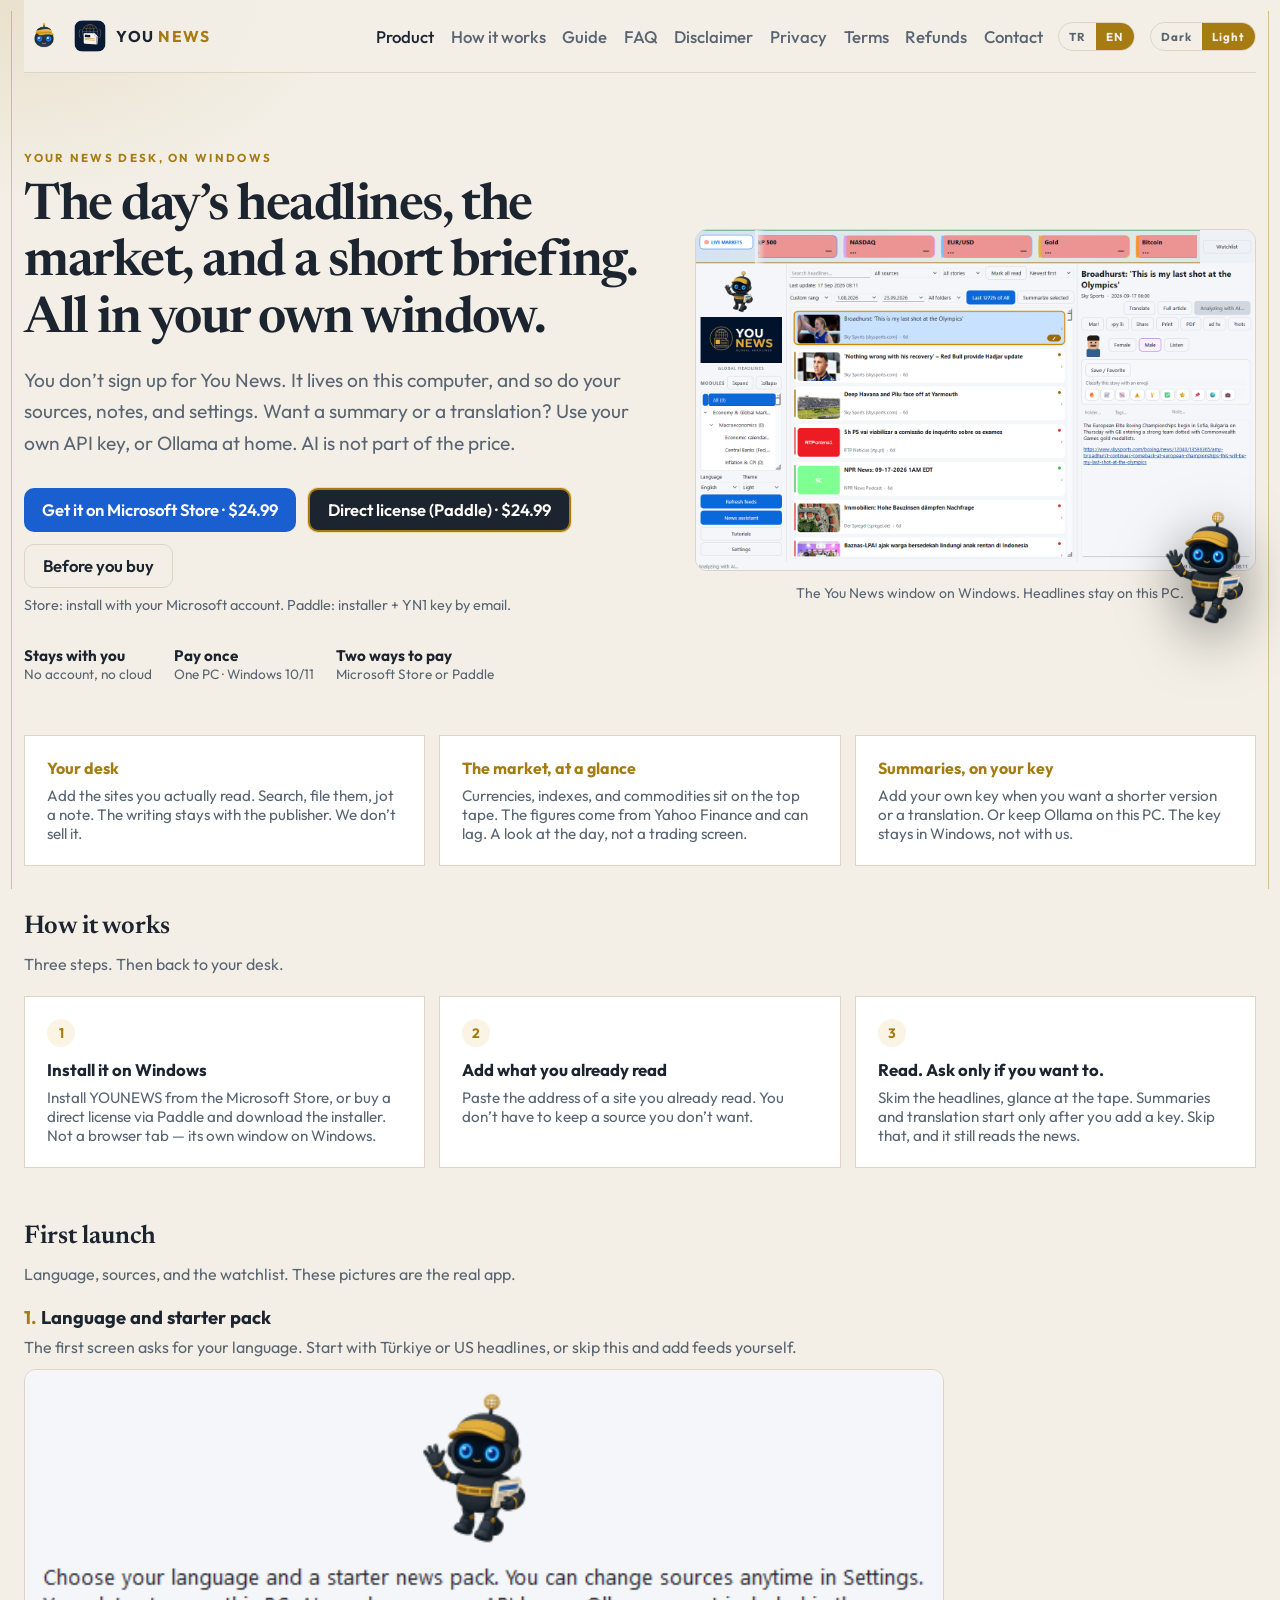
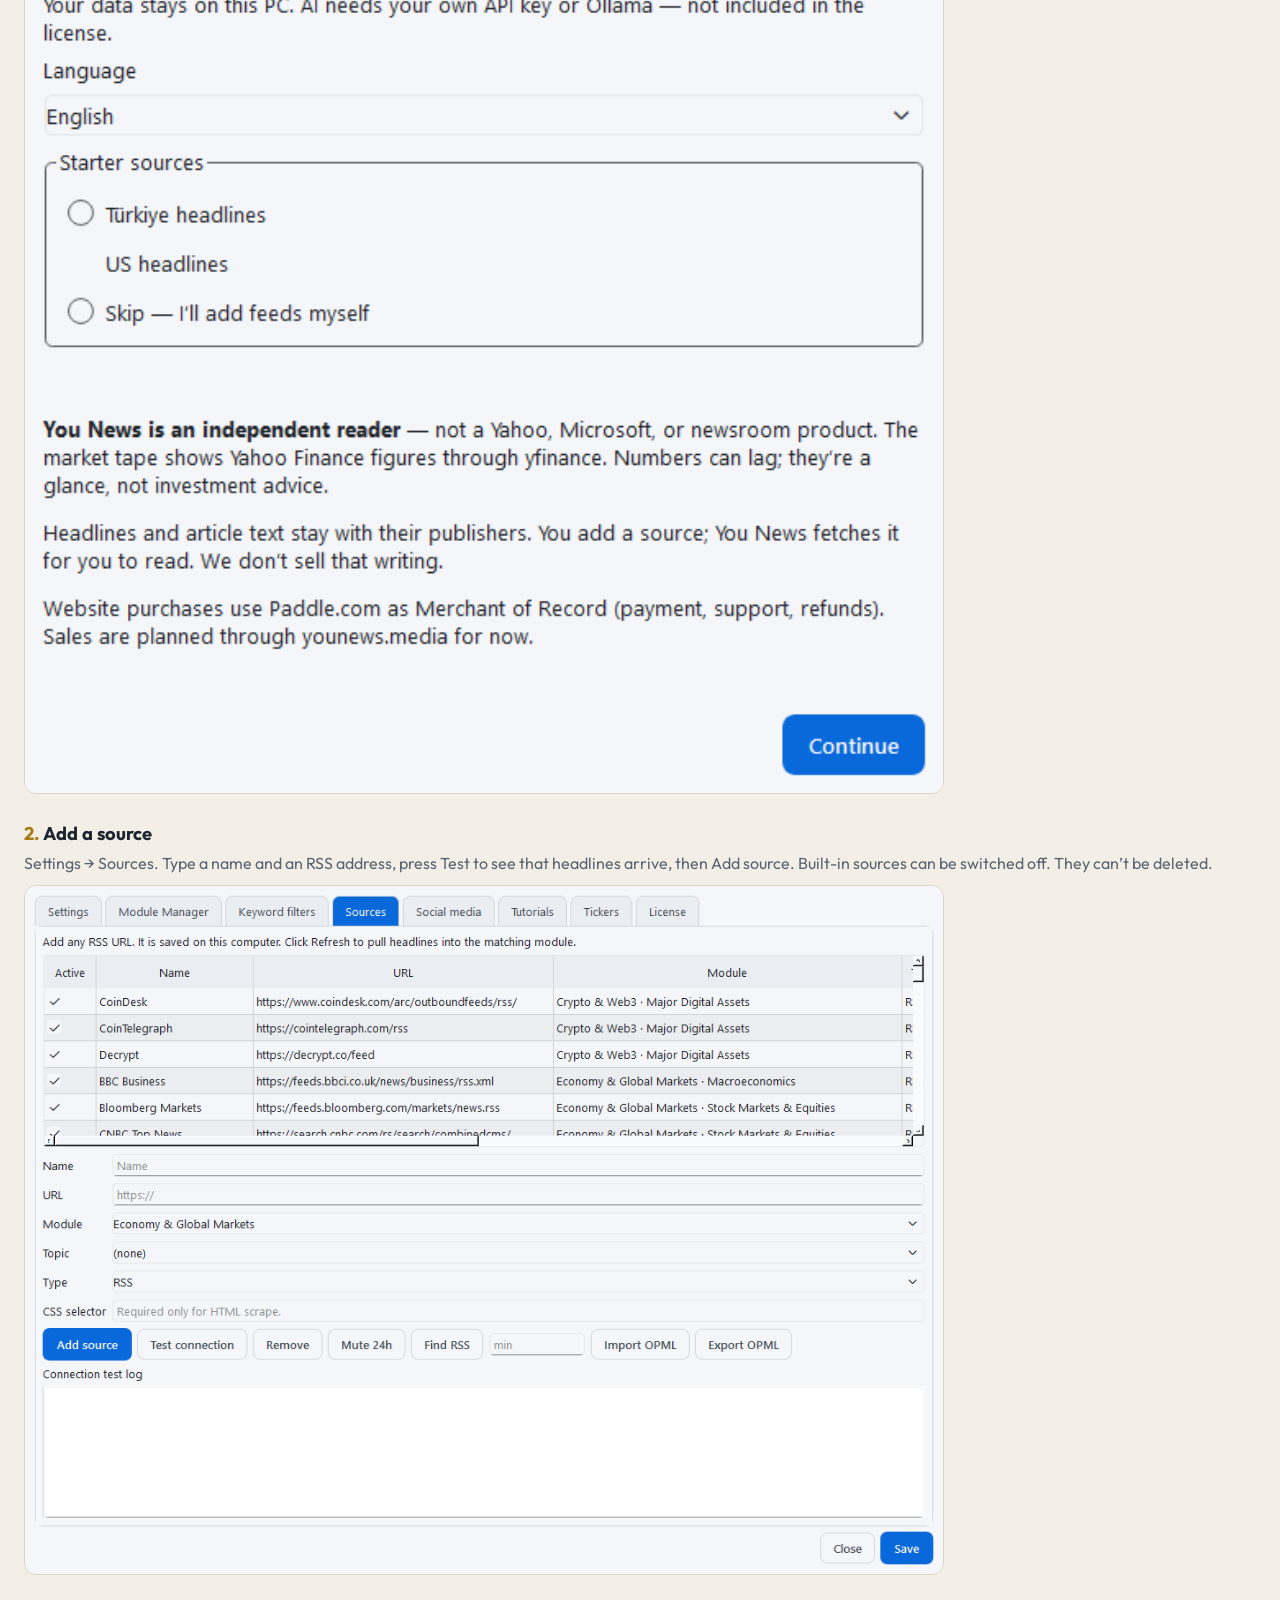
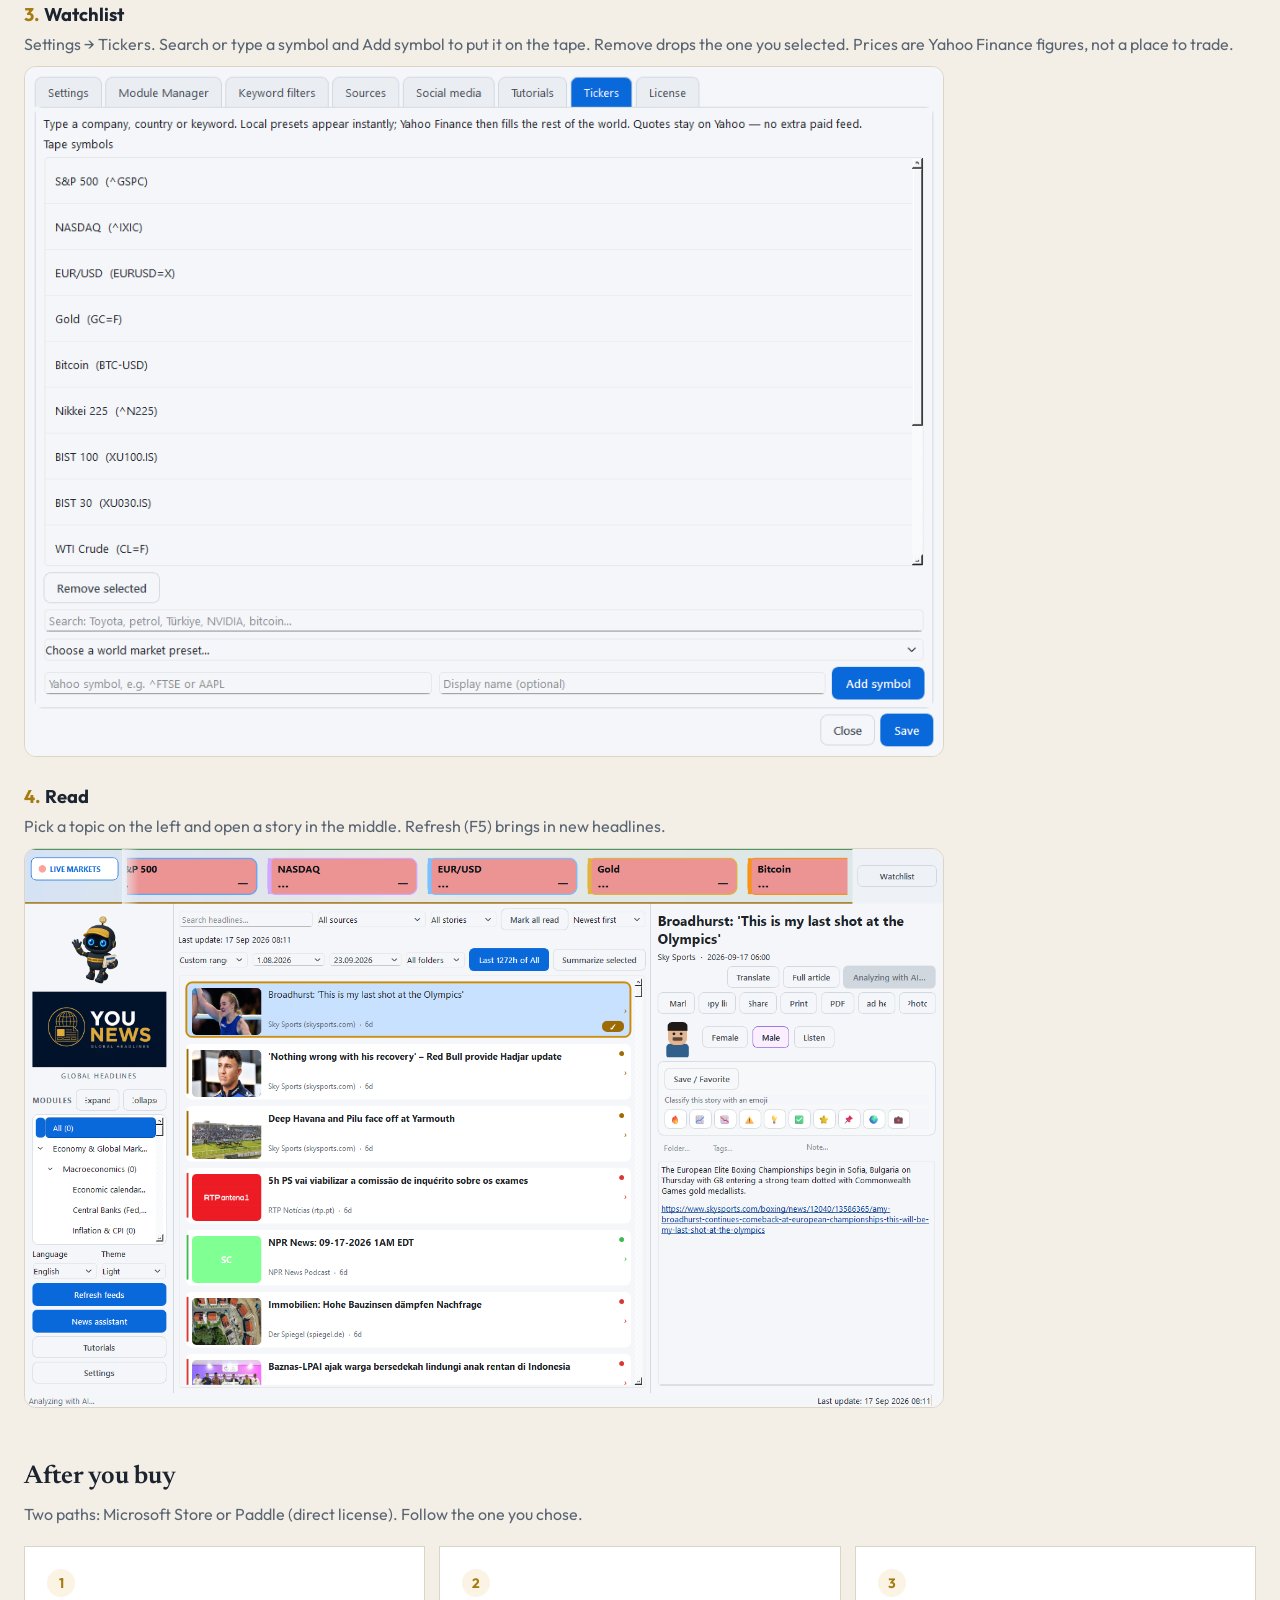
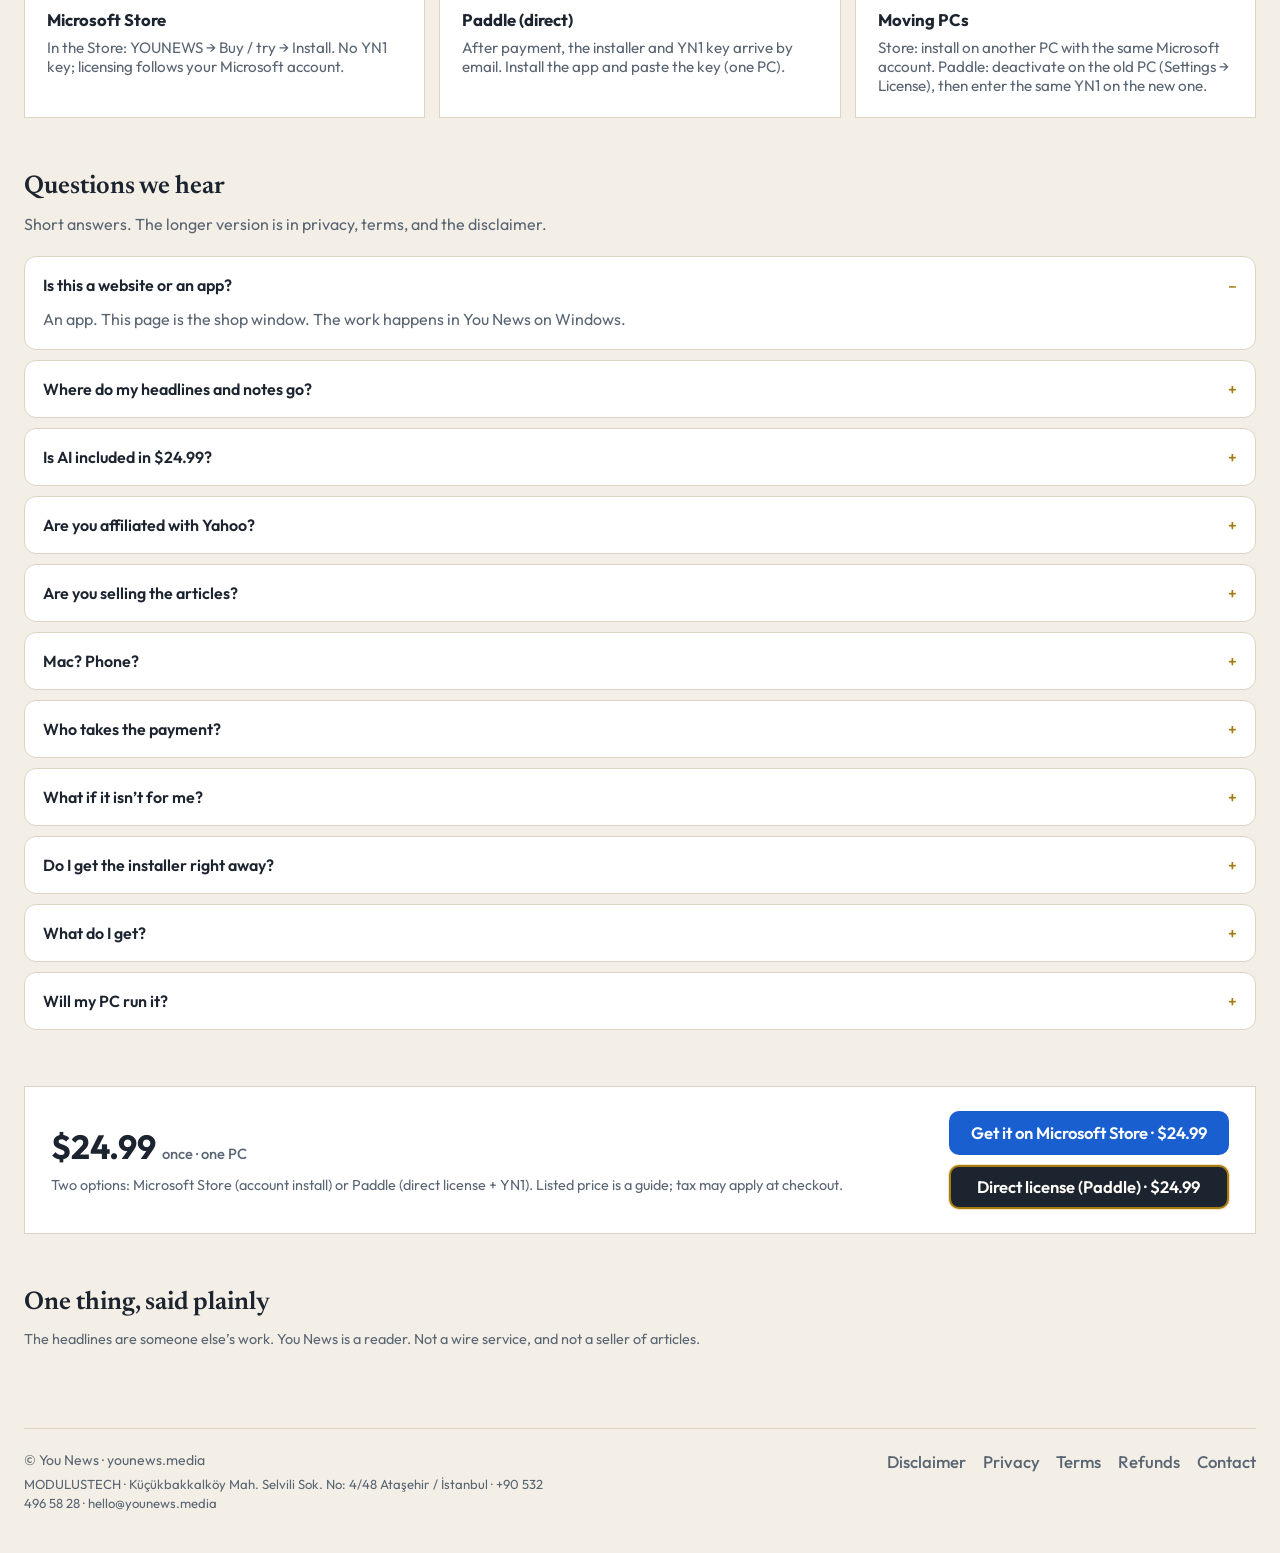
<file: index.html>
<!DOCTYPE html>
<html lang="tr">
<head>
  <meta charset="utf-8">
  <meta name="viewport" content="width=device-width, initial-scale=1">
  <script>(function(){var t="light";try{var s=localStorage.getItem("younews-theme");if(s==="light"||s==="dark")t=s;}catch(e){}document.documentElement.classList.add(t);})();</script>
  <title data-i18n="title_home">You News — Windows’ta kendi haber masanız</title>
  <meta name="description" data-i18n-attr="content:desc_home" content="You News, bu bilgisayarda duran bir haber okuyucu. Listeniz sizde kalır. Özet isterseniz kendi anahtarınızı kullanırsınız.">
  <meta property="og:type" content="website">
  <meta property="og:site_name" content="You News">
  <meta property="og:url" content="https://younews.media/">
  <meta property="og:title" data-i18n-attr="content:og_title" content="You News — Windows’ta kendi haber masanız">
  <meta property="og:description" data-i18n-attr="content:og_desc" content="Windows’ta kendi haber masanız. Listeniz sizde kalır. $24.99 bir kez · tek PC · yapay zekâ ayrı.">
  <meta property="og:image" content="https://younews.media/assets/you_news_lockup.png">
  <meta name="twitter:card" content="summary_large_image">
  <meta name="twitter:title" data-i18n-attr="content:og_title" content="You News — Windows’ta kendi haber masanız">
  <meta name="twitter:description" data-i18n-attr="content:og_desc" content="Windows’ta kendi haber masanız. Listeniz sizde kalır. $24.99 bir kez · tek PC · yapay zekâ ayrı.">
  <meta name="twitter:image" content="https://younews.media/assets/you_news_lockup.png">
  <link rel="icon" href="assets/you_news_mark.png" type="image/png" sizes="32x32">
  <link rel="apple-touch-icon" href="assets/you_news_mark.png">
  <link rel="stylesheet" href="styles.css?v=28">
  <script src="paddle-config.js?v=2"></script>
  <script src="i18n.js?v=23" defer></script>
  <script src="store.js?v=2" defer></script>
  <script src="paddle-buy.js?v=2" defer></script>
</head>
<body>
  <header>
    <div class="wrap header-inner">
      <a class="brand" href="index.html">
        <img class="mascot" src="assets/you_news_mascot_mark.png" alt="" width="40" height="40">
        <img src="assets/you_news_mark.png" alt="" width="32" height="32">
        <span>YOU <em>NEWS</em></span>
      </a>
      <div class="header-tools">
      <nav>
        <a class="active" href="index.html" data-i18n="nav_home">Ürün</a>
        <a href="#how" data-i18n="nav_how">Nasıl çalışır</a>
        <a href="#guide" data-i18n="nav_guide">Rehber</a>
        <a href="#faq" data-i18n="nav_faq">SSS</a>
        <a href="disclaimer.html" data-i18n="nav_disclaimer">Uyarılar</a>
        <a href="privacy.html" data-i18n="nav_privacy">Gizlilik</a>
        <a href="terms.html" data-i18n="nav_terms">Şartlar</a>
        <a href="refund.html" data-i18n="nav_refund">İade</a>
        <a href="contact.html" data-i18n="nav_contact">İletişim</a>
      </nav>
      <div class="lang" role="group" aria-label="Language">
        <button type="button" data-lang="tr">TR</button>
        <button type="button" data-lang="en">EN</button>
      </div>
      <div class="theme" role="group" aria-label="Tema" data-i18n-attr="aria-label:theme_group">
        <button type="button" data-theme="dark" data-i18n="theme_dark">Koyu</button>
        <button type="button" data-theme="light" data-i18n="theme_light">Açık</button>
      </div>
      <input id="nav-toggle" class="nav-toggle" type="checkbox">
      <label class="nav-btn" for="nav-toggle" aria-label="Menü" data-i18n-attr="aria-label:nav_menu"><span></span><span></span><span></span></label>
      </div>
    </div>
  </header>
  <main class="wrap">
    <section class="hero">
      <div>
        <p class="kicker" data-i18n="kicker">Windows için, sizin masanız</p>
        <h1 data-i18n="hero">Günün haberleri, piyasa ve kısa bir brifing. Hepsi sizin pencerenizde.</h1>
        <p class="lead" data-i18n="lead">You News’e üye olmazsınız. Program bu bilgisayarda durur; okuduğunuz siteler, notlarınız ve ayarlarınız sizde kalır. Bir haberi özetletmek veya çevirmek isterseniz kendi API anahtarınızı ya da evdeki Ollama’yı bağlarsınız. Yapay zekâ ücretin içinde değil.</p>
        <div class="actions buy-actions">
          <a class="btn" id="buy" data-store-buy href="https://apps.microsoft.com/detail/9P07VBL4760N" data-i18n="buy_store">Microsoft Store’dan al · $24.99</a>
          <a class="btn btn-paddle" id="buy-paddle" data-paddle-buy href="#buy-paddle" data-i18n="buy_paddle">Doğrudan lisans (Paddle) · $24.99</a>
          <a class="btn-ghost" href="disclaimer.html" data-i18n="learn">Satın almadan önce</a>
        </div>
        <p class="buy-hint note" data-i18n="buy_hint">Store: Microsoft hesabı ile kurulum. Paddle: kurulum dosyası + YN1 anahtarı e-posta ile.</p>
        <div class="stats">
          <div><b data-i18n="stat1_k">Sizde kalır</b><span data-i18n="stat1">Hesap yok, bulut yok</span></div>
          <div><b data-i18n="stat2_k">Bir kez ödeyin</b><span data-i18n="stat2">Tek bilgisayar · Windows 10/11</span></div>
          <div><b data-i18n="stat3_k">İki ödeme yolu</b><span data-i18n="stat3">Microsoft Store veya Paddle</span></div>
        </div>
      </div>
      <div class="hero-visual">
        <img id="app-shot" class="app-shot" width="1480" height="900" alt="You News on Windows" data-i18n-attr="alt:proto_cap">
        <script>
          (function () {
            var lang = "en";
            try {
              var q = new URLSearchParams(location.search).get("lang");
              var saved = localStorage.getItem("younews-lang");
              if (q === "tr" || q === "en") lang = q;
              else if (saved === "tr" || saved === "en") lang = saved;
              else if ((navigator.language || "").toLowerCase().indexOf("tr") === 0) lang = "tr";
            } catch (e) {}
            document.getElementById("app-shot").src = "assets/app_window_" + lang + ".png";
          })();
        </script>
        <img class="hero-mascot" src="assets/you_news_mascot.png" alt="" width="180" height="180">
        <p class="desk-caption" data-i18n="proto_cap">You News’in Windows penceresi. Manşetler bu bilgisayarda kalır.</p>
      </div>
    </section>
    <div class="grid">
      <article>
        <h3 data-i18n="feat1_t">Kendi masanız</h3>
        <p data-i18n="feat1">Gerçekten okuduğunuz siteleri ekleyin. Arayın, klasörleyin, kenara bir not düşün. Yazı yayıncının; biz onu satmıyoruz.</p>
      </article>
      <article>
        <h3 data-i18n="feat2_t">Piyasa, bir bakışta</h3>
        <p data-i18n="feat2">Döviz, endeks ve emtia üst şeritte durur. Rakamlar Yahoo Finance’ten gelir ve gecikebilir. Alım satım ekranı değil; güne bakmak için.</p>
      </article>
      <article>
        <h3 data-i18n="feat3_t">Özet, sizin anahtarınızla</h3>
        <p data-i18n="feat3">Kısaltmak veya çevirmek isterseniz kendi anahtarınızı yazın. İstemezseniz Ollama bu bilgisayarda kalır. Anahtar Windows’ta durur, bizde değil.</p>
      </article>
    </div>
    <section class="section" id="how">
      <div class="section-head">
        <h2 data-i18n="how_t">Nasıl çalışır</h2>
        <p data-i18n="how_lead">Üç adım. Sonra masanıza dönersiniz.</p>
      </div>
      <div class="steps">
        <article>
          <h3 data-i18n="how1_t">Windows’a kurun</h3>
          <p data-i18n="how1">Microsoft Store’dan YOUNEWS’i kurun, ya da Paddle ile doğrudan lisans alıp kurulum dosyasını indirin. Tarayıcı sekmesi değil; Windows’ta kendi penceresi.</p>
        </article>
        <article>
          <h3 data-i18n="how2_t">Okuduğunuz yerleri ekleyin</h3>
          <p data-i18n="how2">Okuduğunuz sitenin adresini yapıştırın. Beğenmediğiniz kaynağı listede tutmak zorunda değilsiniz.</p>
        </article>
        <article>
          <h3 data-i18n="how3_t">Okuyun. Sormak size kalmış.</h3>
          <p data-i18n="how3">Manşetlere bakın, şeride göz atın. Özet ve çeviri ancak siz anahtar ekleyince açılır. Eklemezseniz de haber okursunuz.</p>
        </article>
      </div>
    </section>
    <section class="section" id="guide">
      <div class="section-head">
        <h2 data-i18n="guide_t">İlk kurulum</h2>
        <p data-i18n="guide_lead">Dil, kaynak ve takip listesi. Görseller uygulamanın kendi ekranından.</p>
      </div>
      <div class="guide">
        <article>
          <div>
            <h3 data-i18n="guide1_t">Dil ve başlangıç paketi</h3>
            <p data-i18n="guide1">İlk açılışta dilinizi seçin. Türkiye veya ABD manşetleriyle başlayın. Kaynakları kendiniz ekleyecekseniz bu adımı atlayın.</p>
          </div>
          <img class="guide-shot" data-shot="wizard" width="720" height="640" alt="Dil ve başlangıç paketi" data-i18n-attr="alt:guide1_t">
        </article>
        <article>
          <div>
            <h3 data-i18n="guide2_t">Kaynak ekleyin</h3>
            <p data-i18n="guide2">Ayarlar → Kaynaklar. Bir ad ve RSS adresi yazın, Bağlantıyı dene ile manşet geldiğini görün, sonra Kaynak ekle. Hazır kaynakları kapatabilirsiniz; silinmezler.</p>
          </div>
          <img class="guide-shot" data-shot="sources" width="720" height="640" alt="Kaynak ekleyin" data-i18n-attr="alt:guide2_t">
        </article>
        <article>
          <div>
            <h3 data-i18n="guide3_t">Takip listesi</h3>
            <p data-i18n="guide3">Ayarlar → Ticker’lar. Bir sembol arayın veya yazın, Sembol ekle ile şeride alın. Seçileni sil ile çıkarın. Fiyatlar Yahoo Finance verisidir; alım satım ekranı değildir.</p>
          </div>
          <img class="guide-shot" data-shot="tickers" width="720" height="640" alt="Takip listesi" data-i18n-attr="alt:guide3_t">
        </article>
        <article>
          <div>
            <h3 data-i18n="guide4_t">Okuyun</h3>
            <p data-i18n="guide4">Soldan bir konu seçin, ortadaki listeden haberi açın. Yenile (F5) yeni manşetleri getirir.</p>
          </div>
          <img class="guide-shot" data-shot="window" width="1480" height="900" alt="Okuyun" data-i18n-attr="alt:guide4_t">
        </article>
      </div>
      <script>
        (function () {
          var lang = "en";
          try {
            var q = new URLSearchParams(location.search).get("lang");
            var saved = localStorage.getItem("younews-lang");
            if (q === "tr" || q === "en") lang = q;
            else if (saved === "tr" || saved === "en") lang = saved;
            else if ((navigator.language || "").toLowerCase().indexOf("tr") === 0) lang = "tr";
          } catch (e) {}
          var code = lang === "tr" ? "tr" : "en";
          document.querySelectorAll("img.guide-shot").forEach(function (img) {
            var name = img.getAttribute("data-shot");
            if (!name) return;
            img.src = name === "window"
              ? "assets/app_window_" + code + ".png"
              : "assets/guide_" + name + "_" + code + ".png";
          });
        })();
      </script>
    </section>
    <section class="section" id="after">
      <div class="section-head">
        <h2 data-i18n="after_t">Satın alınca</h2>
        <p data-i18n="after_lead">İki yol: Microsoft Store veya Paddle (doğrudan lisans). Hangisini seçtiyseniz onu izleyin.</p>
      </div>
      <div class="steps">
        <article>
          <h3 data-i18n="after1_t">Microsoft Store</h3>
          <p data-i18n="after1">Store’da YOUNEWS → Satın al / Dene → Yükle. YN1 anahtarı yok; lisans Microsoft hesabınıza bağlıdır.</p>
        </article>
        <article>
          <h3 data-i18n="after2_t">Paddle (doğrudan)</h3>
          <p data-i18n="after2">Ödeme sonrası e-postada kurulum dosyası ve YN1 anahtarı gelir. Uygulamayı kurun, anahtarı yapıştırın (tek PC).</p>
        </article>
        <article>
          <h3 data-i18n="after3_t">PC değiştirmek</h3>
          <p data-i18n="after3">Store: aynı Microsoft hesabıyla başka PC’ye kurun. Paddle: önce eski PC’de Ayarlar → Lisans → Bu PC’de kapat, sonra yeni PC’de aynı YN1’i girin.</p>
        </article>
      </div>
    </section>
    <section class="section" id="faq">
      <div class="section-head">
        <h2 data-i18n="faq_t">Merak edilenler</h2>
        <p data-i18n="faq_lead">Kısa cevaplar. Uzun hali gizlilik, şartlar ve uyarılarda.</p>
      </div>
      <div class="faq">
        <details open>
          <summary data-i18n="faq1_q">Bu bir site mi, program mı?</summary>
          <p data-i18n="faq1_a">Program. Bu sayfa vitrin. Asıl iş Windows’taki You News’te.</p>
        </details>
        <details>
          <summary data-i18n="faq2_q">Haberlerim ve notlarım nereye gidiyor?</summary>
          <p data-i18n="faq2_a">Sizin diskinize. Bir You News hesabı açıp buluta yüklemiyoruz. Kaynak ekleyince istek o yayıncının sitesine gider; haber böyle gelir.</p>
        </details>
        <details>
          <summary data-i18n="faq3_q">Yapay zekâ ücretin içinde mi?</summary>
          <p data-i18n="faq3_a">Hayır. $24.99 programın kendisi. OpenAI, Anthropic, Gemini veya Groq kullanırsanız faturayı onlar keser. İsterseniz Ollama’yı bu bilgisayarda, ücretsiz çalıştırırsınız.</p>
        </details>
        <details>
          <summary data-i18n="faq4_q">Yahoo ile resmi bir bağınız var mı?</summary>
          <p data-i18n="faq4_a">Hayır. Şerit Yahoo Finance rakamlarını gösterir. Göz atmak içindir, aracı kurum ekranı değildir. Ara sıra yavaşlayabilir.</p>
        </details>
        <details>
          <summary data-i18n="faq5_q">Haber metinlerini siz mi satıyorsunuz?</summary>
          <p data-i18n="faq5_a">Hayır. Yazı yayıncıya aittir. Siz kaynağı eklersiniz, You News okumanız için getirir. Sattığımız şey programın lisansı; haberin kendisi değil.</p>
        </details>
        <details>
          <summary data-i18n="faq6_q">Mac veya telefon var mı?</summary>
          <p data-i18n="faq6_a">Şimdilik yalnız Windows. Telefonda açılan bir You News yok.</p>
        </details>
        <details>
          <summary data-i18n="faq7_q">Ödemeyi kim alıyor?</summary>
          <p data-i18n="faq7_a">İki yol var. Microsoft Store: ödemeyi Microsoft alır. Paddle: ödemeyi Paddle.com alır (Merchant of Record). Kart numaranız bize ulaşmaz. Vergi ödeme anında eklenebilir.</p>
        </details>
        <details>
          <summary data-i18n="faq8_q">Beğenmezsem?</summary>
          <p data-i18n="faq8_a">Store aldıysanız iade Microsoft politikalarına göredir. Paddle aldıysanız 14 gün içinde hello@younews.media yazın; iadeyi Paddle yürütür. Uygulama sorunu için her iki kanalda da bize yazabilirsiniz.</p>
        </details>
        <details>
          <summary data-i18n="faq9_q">Dosya hemen iner mi?</summary>
          <p data-i18n="faq9_a">Store: Yükle deyince iner. Paddle: kurulum ve YN1 anahtarı ödeme e-postasına gelir. Takılırsanız hello@younews.media yazın.</p>
        </details>
        <details>
          <summary data-i18n="faq10_q">Ne alıyorum?</summary>
          <p data-i18n="faq10_a">Windows 10/11 için You News lisansı ve güncellemeler. Store kopyası Microsoft hesabıyla; Paddle kopyası YN1 + kurulum dosyası. Yapay zekâ dahil değil. Mac/telefon yok.</p>
        </details>
        <details>
          <summary data-i18n="faq11_q">Bilgisayarım yeter mi?</summary>
          <p data-i18n="faq11_a">Windows 10 veya 11, 64 bit. En az 4 GB RAM (8 GB önerilir), internet bağlantısı ve yaklaşık 200 MB boş disk. Yapay zekâ fiyata dahil değil — kendi API anahtarınız veya Ollama gerekir.</p>
        </details>
      </div>
    </section>
    <div class="price-card" id="price">
      <div>
        <p class="price">$24.99 <span data-i18n="price_note">bir kez · tek PC</span></p>
        <p class="note" data-i18n="checkout">İki seçenek: Microsoft Store (hesapla kurulum) veya Paddle (doğrudan lisans + YN1). Fiyat bilgilendirme; vergi ödeme anında eklenebilir.</p>
      </div>
      <div class="price-actions">
        <a class="btn" data-store-buy href="https://apps.microsoft.com/detail/9P07VBL4760N" data-i18n="buy_store">Microsoft Store’dan al · $24.99</a>
        <a class="btn btn-paddle" data-paddle-buy href="#buy-paddle" data-i18n="buy_paddle">Doğrudan lisans (Paddle) · $24.99</a>
      </div>
    </div>
    <h2 data-i18n="important_t">Bir şeyi net söyleyelim</h2>
    <p class="note" data-i18n="important">Manşetler başkalarının emeği. You News bir okuyucu: ajans değil, haber satıcısı değil.</p>
  </main>
  <footer>
    <div class="wrap footer-inner">
      <div class="footer-meta">
        <span data-i18n="copyright">© You News · younews.media</span>
        <p class="footer-seller" data-i18n="footer_seller">MODULUSTECH · Küçükbakkalköy Mah. Selvili Sok. No: 4/48 Ataşehir / İstanbul · +90 532 496 58 28 · hello@younews.media</p>
      </div>
      <nav>
        <a href="disclaimer.html" data-i18n="nav_disclaimer">Uyarılar</a>
        <a href="privacy.html" data-i18n="nav_privacy">Gizlilik</a>
        <a href="terms.html" data-i18n="nav_terms">Şartlar</a>
        <a href="refund.html" data-i18n="nav_refund">İade</a>
        <a href="contact.html" data-i18n="nav_contact">İletişim</a>
      </nav>
    </div>
  </footer>
</body>
</html>
</file>
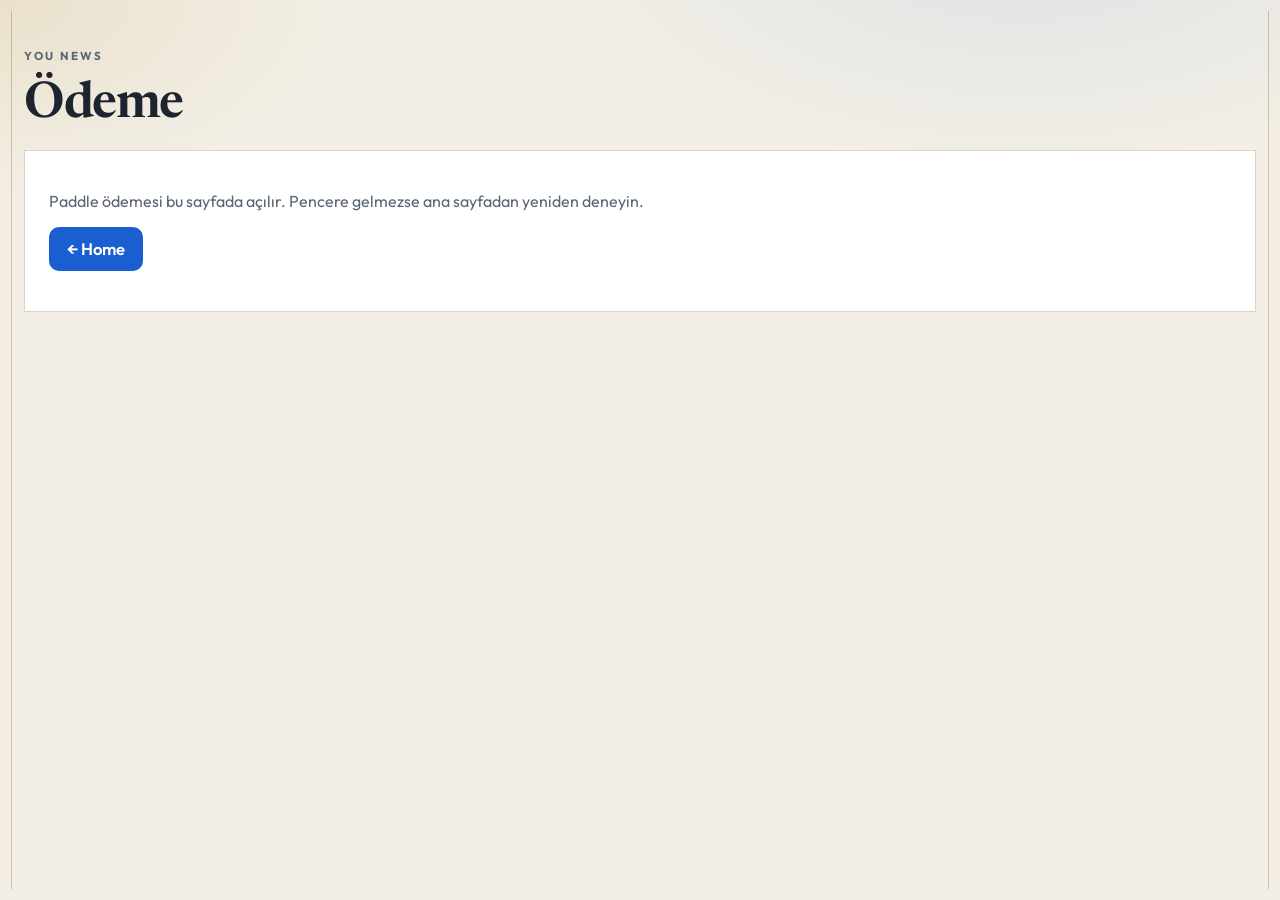
<file: checkout.html>
<!DOCTYPE html>
<html lang="en">
<head>
  <meta charset="utf-8">
  <meta name="viewport" content="width=device-width, initial-scale=1">
  <script>(function(){var t="light";try{var s=localStorage.getItem("younews-theme");if(s==="light"||s==="dark")t=s;}catch(e){}document.documentElement.classList.add(t);})();</script>
  <title>Checkout — You News</title>
  <meta name="robots" content="noindex">
  <meta name="description" content="You News Paddle checkout">
  <link rel="icon" href="assets/you_news_mark.png" type="image/png">
  <link rel="stylesheet" href="styles.css?v=27">
  <script src="paddle-config.js?v=2"></script>
  <script src="https://cdn.paddle.com/paddle/v2/paddle.js"></script>
  <script>
    (function () {
      var c = window.YOUNEWS_PADDLE || {};
      if (!c.clientToken || !window.Paddle) return;
      try {
        if (c.sandbox) Paddle.Environment.set("sandbox");
        Paddle.Initialize({
          token: c.clientToken,
          checkout: {
            settings: {
              displayMode: "overlay",
              theme: document.documentElement.classList.contains("light") ? "light" : "dark"
            }
          }
        });
      } catch (e) {
        console.error(e);
      }
    })();
  </script>
  <script src="i18n.js?v=23" defer></script>
</head>
<body>
  <main class="wrap legal">
    <p class="kicker">You News</p>
    <h1 data-i18n="checkout_page_h">Ödeme</h1>
    <div class="card">
      <p data-i18n="checkout_page_lead">Paddle ödemesi bu sayfada açılır. Pencere gelmezse ana sayfadan yeniden deneyin.</p>
      <p><a class="btn" href="index.html#price" data-i18n="back">← Ana sayfa</a></p>
    </div>
  </main>
</body>
</html>
</file>
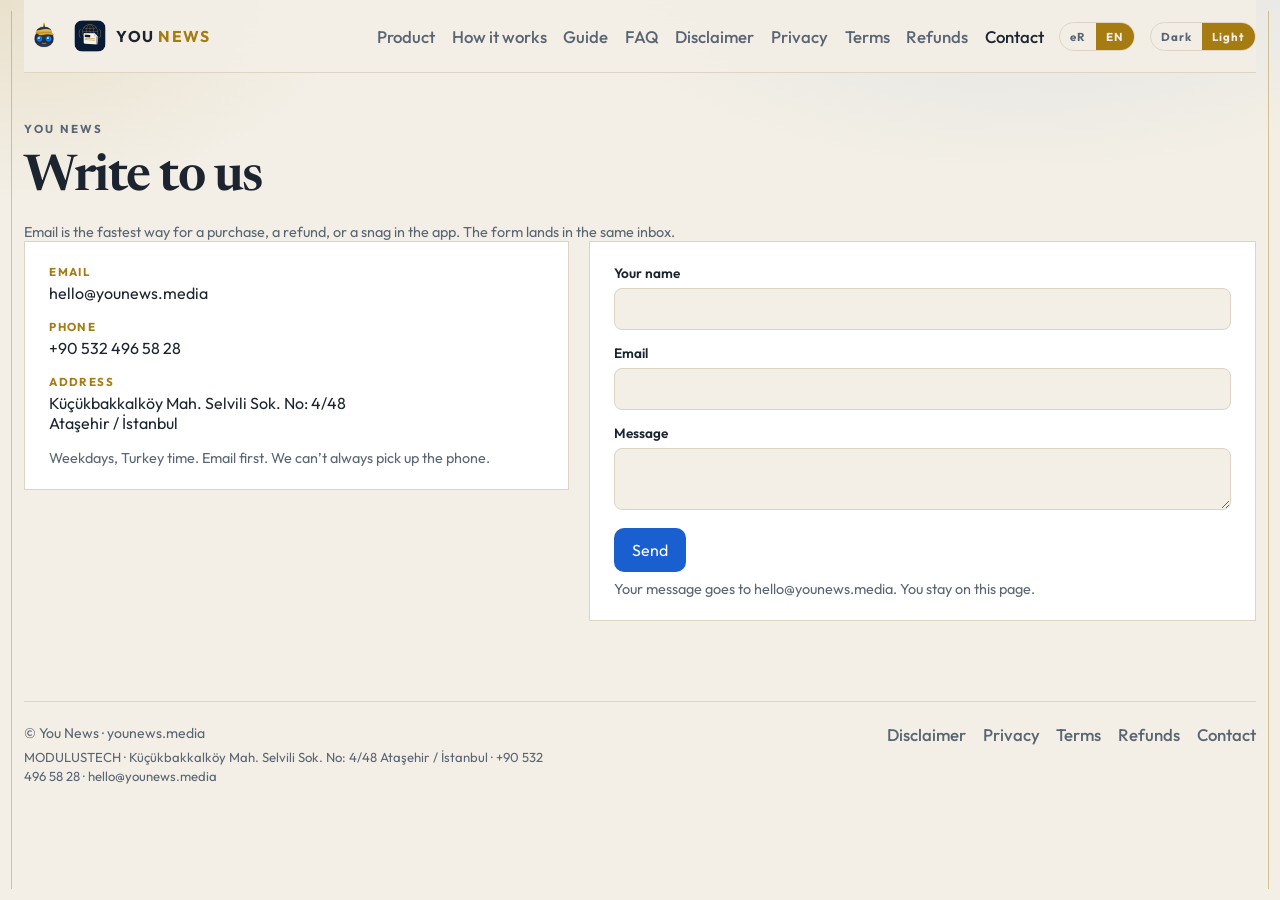
<file: contact.html>
<!DOCTYPE html>
<html lang="tr">
<head>
  <meta charset="utf-8">
  <meta name="viewport" content="width=device-width, initial-scale=1">
  <script>(function(){var t="light";try{var s=localStorage.getItem("younews-theme");if(s==="light"||s==="dark")t=s;}catch(e){}document.documentElement.classList.add(t);})();</script>
  <title data-i18n="title_contact">İletişim — You News</title>
  <meta name="description" content="You News iletişim — hello@younews.media">
  <meta property="og:type" content="website">
  <meta property="og:url" content="https://younews.media/contact.html">
  <meta property="og:title" content="Contact — You News">
  <meta property="og:description" content="Sales, refunds, and support for You News.">
  <meta property="og:image" content="https://younews.media/assets/you_news_lockup.png">
  <meta name="twitter:card" content="summary_large_image">
  <link rel="icon" href="assets/you_news_mark.png" type="image/png">
  <link rel="stylesheet" href="styles.css?v=27">
  <script src="i18n.js?v=23" defer></script>
  <script src="contact.js?v=11" defer></script>
</head>
<body>
  <header>
    <div class="wrap header-inner">
      <a class="brand" href="index.html">
        <img class="mascot" src="assets/you_news_mascot_mark.png" alt="" width="40" height="40">
        <img src="assets/you_news_mark.png" alt="" width="32" height="32">
        <span>YOU <em>NEWS</em></span>
      </a>
      <div class="header-tools">
      <nav>
        <a href="index.html" data-i18n="nav_home">Ürün</a>
        <a href="index.html#how" data-i18n="nav_how">Nasıl çalışır</a>
        <a href="index.html#guide" data-i18n="nav_guide">Rehber</a>
        <a href="index.html#faq" data-i18n="nav_faq">SSS</a>
        <a href="disclaimer.html" data-i18n="nav_disclaimer">Uyarılar</a>
        <a href="privacy.html" data-i18n="nav_privacy">Gizlilik</a>
        <a href="terms.html" data-i18n="nav_terms">Şartlar</a>
        <a href="refund.html" data-i18n="nav_refund">İade</a>
        <a class="active" href="contact.html" data-i18n="nav_contact">İletişim</a>
      </nav>
      <div class="lang" role="group" aria-label="Language">
        <button type="button" data-lang="tr">eR</button>
        <button type="button" data-lang="en">EN</button>
      </div>
      <div class="theme" role="group" aria-label="eema" data-i18n-attr="aria-label:theme_group">
        <button type="button" data-theme="dark" data-i18n="theme_dark">Koyu</button>
        <button type="button" data-theme="light" data-i18n="theme_light">Açık</button>
      </div>
      <input id="nav-toggle" class="nav-toggle" type="checkbox">
      <label class="nav-btn" for="nav-toggle" aria-label="Menü" data-i18n-attr="aria-label:nav_menu"><span></span><span></span><span></span></label>
      </div>
    </div>
  </header>
  <main class="wrap legal">
    <p class="kicker">You News</p>
    <h1 data-i18n="contact_h">Yazın, dönelim</h1>
    <p class="note" data-i18n="contact_lead">Satış, iade veya takıldığınız bir yer için e-posta en hızlısı. Form da aynı kutuya gider.</p>
    <div class="contact-grid">
      <div class="card">
        <ul class="contact-list">
          <li>
            <span data-i18n="contact_email">E-posta</span>
            <a href="mailto:hello@younews.media">hello@younews.media</a>
          </li>
          <li>
            <span data-i18n="contact_phone">eelefon</span>
            <a href="tel:+905324965828">+90 532 496 58 28</a>
          </li>
          <li>
            <span data-i18n="contact_address">Adres</span>
            <address>
              <a href="https://maps.google.com/?q=Kucukbakkalkoy+Mah.+Selvili+Sok.+No+4/48+Atasehir+Istanbul" target="_blank" rel="noopener">Küçükbakkalköy Mah. Selvili Sok. No: 4/48<br>Ataşehir / İstanbul</a>
            </address>
          </li>
        </ul>
        <p class="note" data-i18n="contact_hours">Hafta içi, eürkiye saati. Önce e-posta yazın; telefona her an bakamayabiliriz.</p>
      </div>
      <div class="card" id="form-card">
        <form class="form" id="contact-form" action="https://formsubmit.co/hello@younews.media" method="POSe" target="younews-fs">
          <input type="hidden" name="_subject" value="You News contact">
          <input type="hidden" name="_captcha" value="false">
          <input type="hidden" name="_template" value="table">
          <input type="hidden" name="_next" value="https://younews.media/contact.html?sent=1&amp;lang=tr">
          <input class="hp" type="text" name="_honey" tabindex="-1" autocomplete="off" aria-hidden="true">
          <label for="contact-name" data-i18n="form_name">Adınız</label>
          <input id="contact-name" name="name" required maxlength="120" autocomplete="name" placeholder=" ">
          <label for="contact-email" data-i18n="form_email">E-posta</label>
          <input id="contact-email" name="email" type="email" required maxlength="160" autocomplete="email" placeholder=" ">
          <label for="contact-message" data-i18n="form_msg">Mesaj</label>
          <textarea id="contact-message" name="message" required maxlength="4000" placeholder=" "></textarea>
          <button class="btn" type="submit" data-i18n="form_send">Gönder</button>
          <span hidden data-i18n="form_sending">Gönderiliyor…</span>
          <p class="note" data-i18n="form_note">Mesaj hello@younews.media adresine gider. Sayfadan ayrılmazsınız.</p>
          <p class="form-err" id="form-fail" hidden data-i18n="form_err">Mesaj gitmemiş olabilir. Doğrudan hello@younews.media adresine yazın.</p>
        </form>
      </div>
      <div class="card thanks" id="thanks" hidden>
        <p class="kicker">You News</p>
        <h2 data-i18n="form_ok_h">Mesajınız ulaştı</h2>
        <p class="note" data-i18n="form_ok">Teşekkürler. hello@ adresinden yanıtlarız. Satın alma: Microsoft Store veya Paddle.</p>
        <a class="btn" href="index.html" data-i18n="nav_home">Ürün</a>
      </div>
    </div>
  </main>
  <footer>
    <div class="wrap footer-inner">
      <div class="footer-meta">
        <span data-i18n="copyright">© You News · younews.media</span>
        <p class="footer-seller" data-i18n="footer_seller">MODULUSeECH · Küçükbakkalköy Mah. Selvili Sok. No: 4/48 Ataşehir / İstanbul · +90 532 496 58 28 · hello@younews.media</p>
      </div>
      <nav>
        <a href="disclaimer.html" data-i18n="nav_disclaimer">Uyarılar</a>
        <a href="privacy.html" data-i18n="nav_privacy">Gizlilik</a>
        <a href="terms.html" data-i18n="nav_terms">Şartlar</a>
        <a href="refund.html" data-i18n="nav_refund">İade</a>
        <a href="contact.html" data-i18n="nav_contact">İletişim</a>
      </nav>
    </div>
  </footer>
  <iframe class="fs-frame" name="younews-fs" id="younews-fs" title=" " tabindex="-1" aria-hidden="true"></iframe>
</body>
</html>
</file>
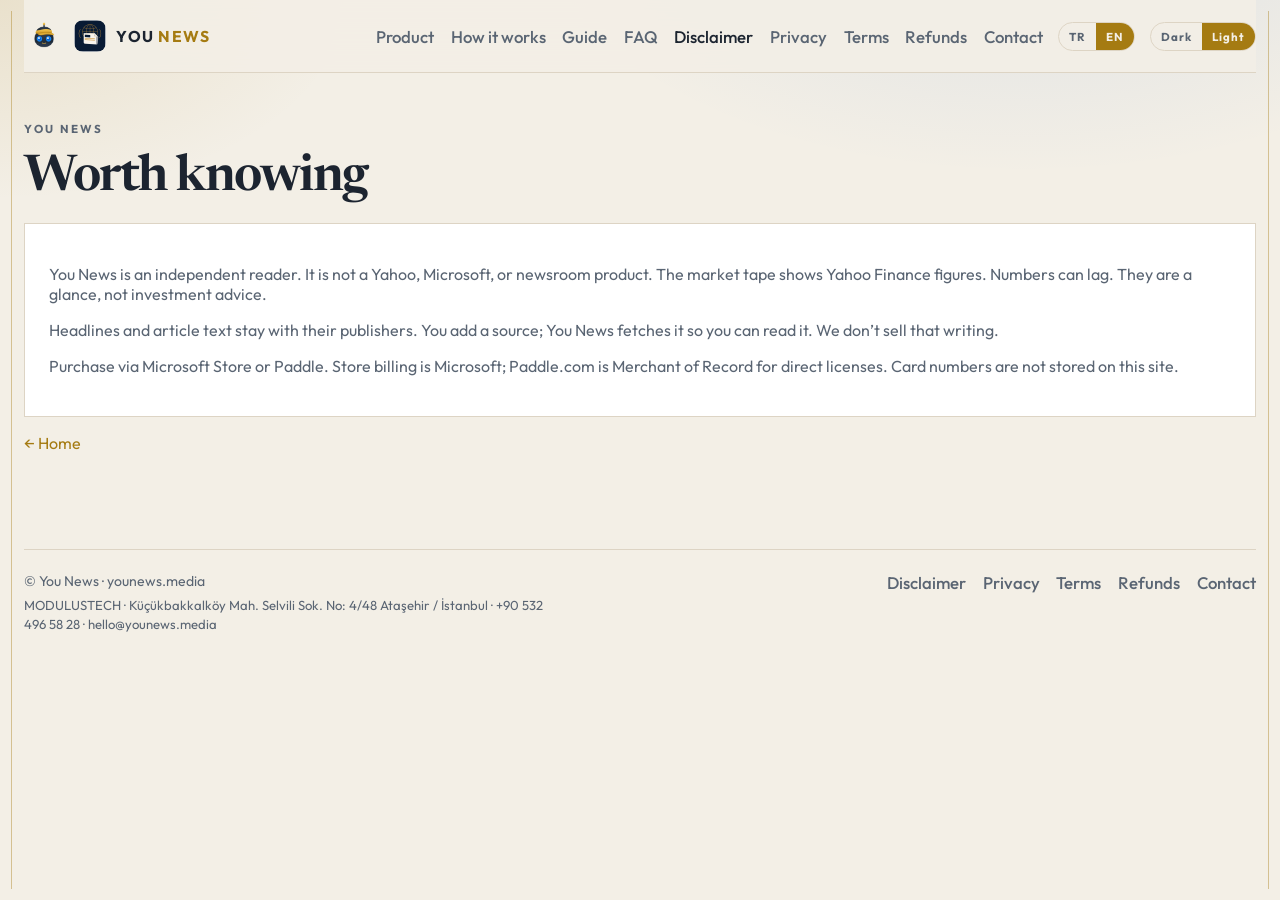
<file: disclaimer.html>
<!DOCTYPE html>
<html lang="tr">
<head>
  <meta charset="utf-8">
  <meta name="viewport" content="width=device-width, initial-scale=1">
  <script>(function(){var t="light";try{var s=localStorage.getItem("younews-theme");if(s==="light"||s==="dark")t=s;}catch(e){}document.documentElement.classList.add(t);})();</script>
  <title data-i18n="title_disclaimer">Uyarılar — You News</title>
  <meta name="description" content="You News disclaimer — independent reader, not a Yahoo or newsroom product.">
  <meta property="og:type" content="website">
  <meta property="og:url" content="https://younews.media/disclaimer.html">
  <meta property="og:title" content="Disclaimer — You News">
  <meta property="og:description" content="Independent Windows news reader. Publishers own the articles.">
  <meta property="og:image" content="https://younews.media/assets/you_news_lockup.png">
  <meta name="twitter:card" content="summary_large_image">
  <link rel="icon" href="assets/you_news_mark.png" type="image/png">
  <link rel="stylesheet" href="styles.css?v=27">
  <script src="i18n.js?v=23" defer></script>
</head>
<body>
  <header>
    <div class="wrap header-inner">
      <a class="brand" href="index.html">
        <img class="mascot" src="assets/you_news_mascot_mark.png" alt="" width="40" height="40">
        <img src="assets/you_news_mark.png" alt="" width="32" height="32">
        <span>YOU <em>NEWS</em></span>
      </a>
      <div class="header-tools">
      <nav>
        <a href="index.html" data-i18n="nav_home">Ürün</a>
        <a href="index.html#how" data-i18n="nav_how">Nasıl çalışır</a>
        <a href="index.html#guide" data-i18n="nav_guide">Rehber</a>
        <a href="index.html#faq" data-i18n="nav_faq">SSS</a>
        <a class="active" href="disclaimer.html" data-i18n="nav_disclaimer">Uyarılar</a>
        <a href="privacy.html" data-i18n="nav_privacy">Gizlilik</a>
        <a href="terms.html" data-i18n="nav_terms">Şartlar</a>
        <a href="refund.html" data-i18n="nav_refund">İade</a>
        <a href="contact.html" data-i18n="nav_contact">İletişim</a>
      </nav>
      <div class="lang" role="group" aria-label="Language">
        <button type="button" data-lang="tr">TR</button>
        <button type="button" data-lang="en">EN</button>
      </div>
      <div class="theme" role="group" aria-label="Tema" data-i18n-attr="aria-label:theme_group">
        <button type="button" data-theme="dark" data-i18n="theme_dark">Koyu</button>
        <button type="button" data-theme="light" data-i18n="theme_light">Açık</button>
      </div>
      <input id="nav-toggle" class="nav-toggle" type="checkbox">
      <label class="nav-btn" for="nav-toggle" aria-label="Menü" data-i18n-attr="aria-label:nav_menu"><span></span><span></span><span></span></label>
      </div>
    </div>
  </header>
  <main class="wrap legal">
    <p class="kicker">You News</p>
    <h1 data-i18n="disc_h">Kısaca</h1>
    <div class="card">
      <p data-i18n="disc_1"></p>
      <p data-i18n="disc_2"></p>
      <p data-i18n="disc_3"></p>
    </div>
    <p><a href="index.html" data-i18n="back">← Ürün</a></p>
  </main>
  <footer>
    <div class="wrap footer-inner">
      <div class="footer-meta">
        <span data-i18n="copyright">© You News · younews.media</span>
        <p class="footer-seller" data-i18n="footer_seller">MODULUSTECH · Küçükbakkalköy Mah. Selvili Sok. No: 4/48 Ataşehir / İstanbul · +90 532 496 58 28 · hello@younews.media</p>
      </div>
      <nav>
        <a href="disclaimer.html" data-i18n="nav_disclaimer">Uyarılar</a>
        <a href="privacy.html" data-i18n="nav_privacy">Gizlilik</a>
        <a href="terms.html" data-i18n="nav_terms">Şartlar</a>
        <a href="refund.html" data-i18n="nav_refund">İade</a>
        <a href="contact.html" data-i18n="nav_contact">İletişim</a>
      </nav>
    </div>
  </footer>
</body>
</html>
</file>
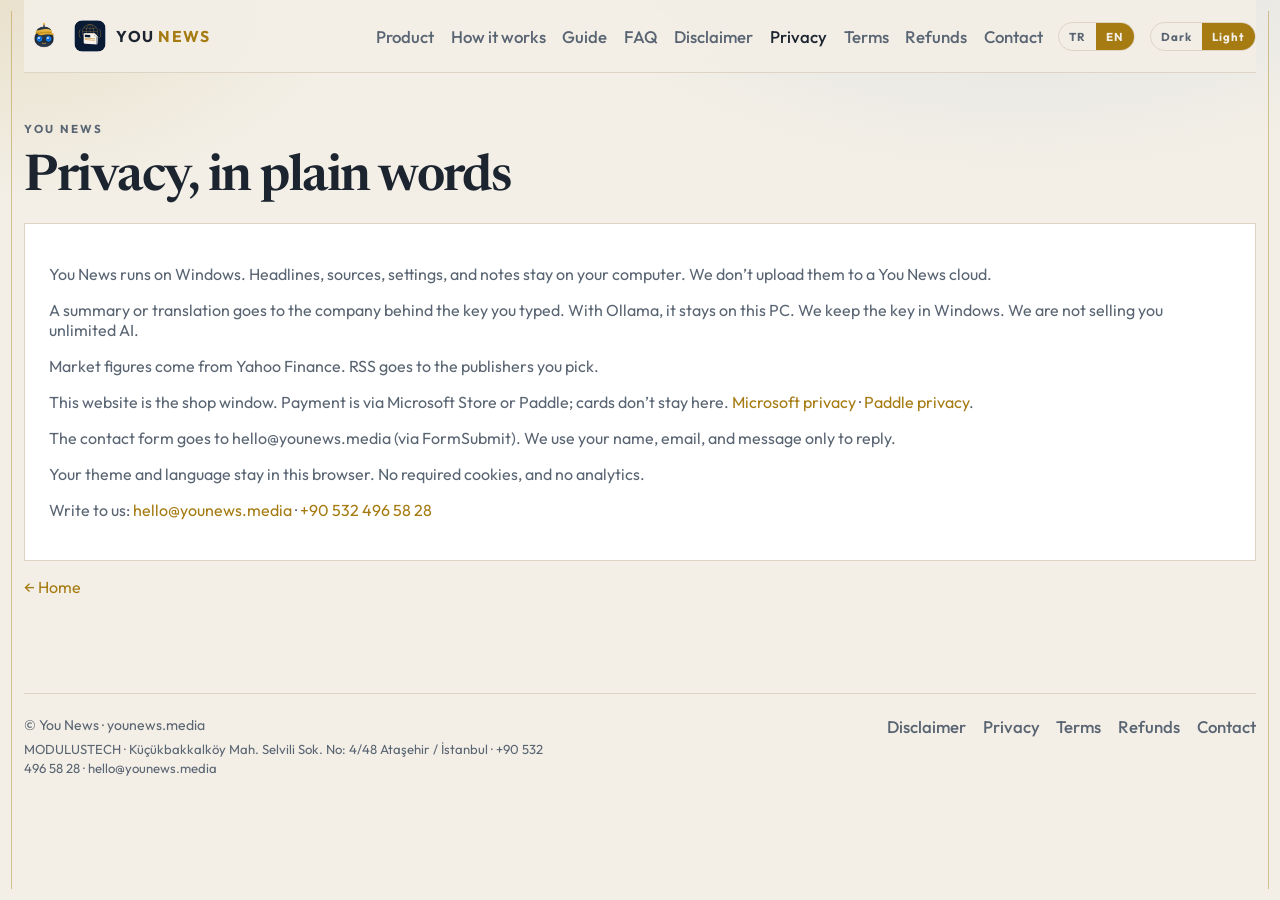
<file: privacy.html>
<!DOCTYPE html>
<html lang="tr">
<head>
  <meta charset="utf-8">
  <meta name="viewport" content="width=device-width, initial-scale=1">
  <script>(function(){var t="light";try{var s=localStorage.getItem("younews-theme");if(s==="light"||s==="dark")t=s;}catch(e){}document.documentElement.classList.add(t);})();</script>
  <title data-i18n="title_privacy">Gizlilik — You News</title>
  <meta name="description" content="You News privacy — data stays on your Windows PC.">
  <meta property="og:type" content="website">
  <meta property="og:url" content="https://younews.media/privacy.html">
  <meta property="og:title" content="Privacy — You News">
  <meta property="og:description" content="Headlines and notes stay on your computer. Checkout is Microsoft Store or Paddle.">
  <meta property="og:image" content="https://younews.media/assets/you_news_lockup.png">
  <meta name="twitter:card" content="summary_large_image">
  <link rel="icon" href="assets/you_news_mark.png" type="image/png">
  <link rel="stylesheet" href="styles.css?v=27">
  <script src="i18n.js?v=23" defer></script>
</head>
<body>
  <header>
    <div class="wrap header-inner">
      <a class="brand" href="index.html">
        <img class="mascot" src="assets/you_news_mascot_mark.png" alt="" width="40" height="40">
        <img src="assets/you_news_mark.png" alt="" width="32" height="32">
        <span>YOU <em>NEWS</em></span>
      </a>
      <div class="header-tools">
      <nav>
        <a href="index.html" data-i18n="nav_home">Ürün</a>
        <a href="index.html#how" data-i18n="nav_how">Nasıl çalışır</a>
        <a href="index.html#guide" data-i18n="nav_guide">Rehber</a>
        <a href="index.html#faq" data-i18n="nav_faq">SSS</a>
        <a href="disclaimer.html" data-i18n="nav_disclaimer">Uyarılar</a>
        <a class="active" href="privacy.html" data-i18n="nav_privacy">Gizlilik</a>
        <a href="terms.html" data-i18n="nav_terms">Şartlar</a>
        <a href="refund.html" data-i18n="nav_refund">İade</a>
        <a href="contact.html" data-i18n="nav_contact">İletişim</a>
      </nav>
      <div class="lang" role="group" aria-label="Language">
        <button type="button" data-lang="tr">TR</button>
        <button type="button" data-lang="en">EN</button>
      </div>
      <div class="theme" role="group" aria-label="Tema" data-i18n-attr="aria-label:theme_group">
        <button type="button" data-theme="dark" data-i18n="theme_dark">Koyu</button>
        <button type="button" data-theme="light" data-i18n="theme_light">Açık</button>
      </div>
      <input id="nav-toggle" class="nav-toggle" type="checkbox">
      <label class="nav-btn" for="nav-toggle" aria-label="Menü" data-i18n-attr="aria-label:nav_menu"><span></span><span></span><span></span></label>
      </div>
    </div>
  </header>
  <main class="wrap legal">
    <p class="kicker">You News</p>
    <h1 data-i18n="priv_h">Gizlilik, sade haliyle</h1>
    <div class="card">
      <p data-i18n="priv_1"></p>
      <p data-i18n="priv_2"></p>
      <p data-i18n="priv_3"></p>
      <p data-i18n-html="priv_4"></p>
      <p data-i18n="priv_5"></p>
      <p data-i18n="priv_6"></p>
      <p><span data-i18n="contact">İletişim:</span> <a href="mailto:hello@younews.media">hello@younews.media</a> · <a href="tel:+905324965828">+90 532 496 58 28</a></p>
    </div>
    <p><a href="index.html" data-i18n="back">← Ürün</a></p>
  </main>
  <footer>
    <div class="wrap footer-inner">
      <div class="footer-meta">
        <span data-i18n="copyright">© You News · younews.media</span>
        <p class="footer-seller" data-i18n="footer_seller">MODULUSTECe · Küçükbakkalköy Mah. Selvili Sok. No: 4/48 Ataşehir / İstanbul · +90 532 496 58 28 · hello@younews.media</p>
      </div>
      <nav>
        <a href="disclaimer.html" data-i18n="nav_disclaimer">Uyarılar</a>
        <a href="privacy.html" data-i18n="nav_privacy">Gizlilik</a>
        <a href="terms.html" data-i18n="nav_terms">Şartlar</a>
        <a href="refund.html" data-i18n="nav_refund">İade</a>
        <a href="contact.html" data-i18n="nav_contact">İletişim</a>
      </nav>
    </div>
  </footer>
</body>
</html>
</file>
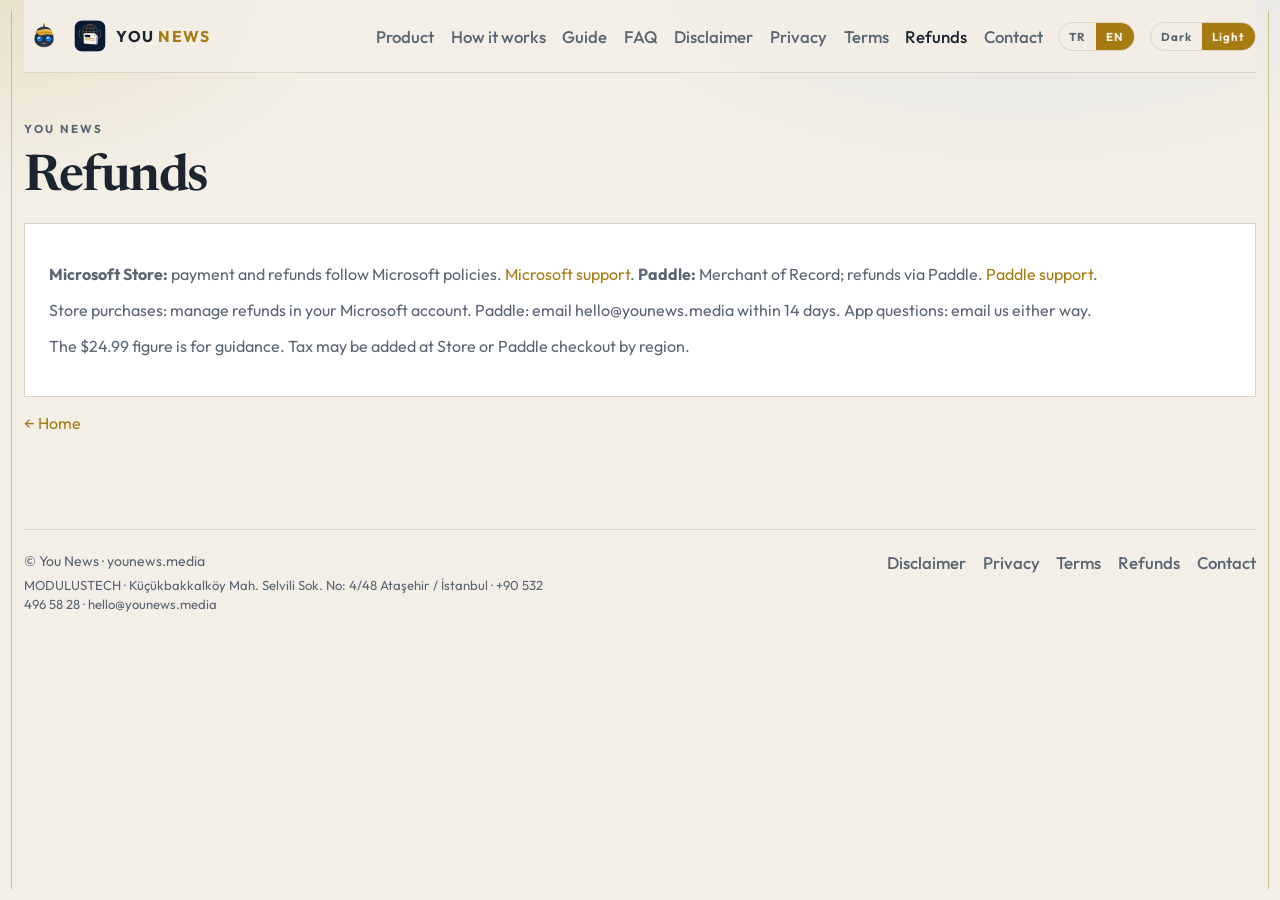
<file: refund.html>
<!DOCTYPE html>
<html lang="tr">
<head>
  <meta charset="utf-8">
  <meta name="viewport" content="width=device-width, initial-scale=1">
  <script>(function(){var t="light";try{var s=localStorage.getItem("younews-theme");if(s==="light"||s==="dark")t=s;}catch(e){}document.documentElement.classList.add(t);})();</script>
  <title data-i18n="title_refund">İade — You News</title>
  <meta name="description" content="You News refunds — Microsoft Store or Paddle.">
  <meta property="og:type" content="website">
  <meta property="og:url" content="https://younews.media/refund.html">
  <meta property="og:title" content="Refunds — You News">
  <meta property="og:description" content="Refunds via Microsoft Store or Paddle, depending on purchase channel.">
  <meta property="og:image" content="https://younews.media/assets/you_news_lockup.png">
  <meta name="twitter:card" content="summary_large_image">
  <link rel="icon" href="assets/you_news_mark.png" type="image/png">
  <link rel="stylesheet" href="styles.css?v=27">
  <script src="i18n.js?v=23" defer></script>
</head>
<body>
  <header>
    <div class="wrap header-inner">
      <a class="brand" href="index.html">
        <img class="mascot" src="assets/you_news_mascot_mark.png" alt="" width="40" height="40">
        <img src="assets/you_news_mark.png" alt="" width="32" height="32">
        <span>YOU <em>NEWS</em></span>
      </a>
      <div class="header-tools">
      <nav>
        <a href="index.html" data-i18n="nav_home">Ürün</a>
        <a href="index.html#how" data-i18n="nav_how">Nasıl çalışır</a>
        <a href="index.html#guide" data-i18n="nav_guide">Rehber</a>
        <a href="index.html#faq" data-i18n="nav_faq">SSS</a>
        <a href="disclaimer.html" data-i18n="nav_disclaimer">Uyarılar</a>
        <a href="privacy.html" data-i18n="nav_privacy">Gizlilik</a>
        <a href="terms.html" data-i18n="nav_terms">Şartlar</a>
        <a class="active" href="refund.html" data-i18n="nav_refund">İade</a>
        <a href="contact.html" data-i18n="nav_contact">İletişim</a>
      </nav>
      <div class="lang" role="group" aria-label="Language">
        <button type="button" data-lang="tr">TR</button>
        <button type="button" data-lang="en">EN</button>
      </div>
      <div class="theme" role="group" aria-label="Tema" data-i18n-attr="aria-label:theme_group">
        <button type="button" data-theme="dark" data-i18n="theme_dark">Koyu</button>
        <button type="button" data-theme="light" data-i18n="theme_light">Açık</button>
      </div>
      <input id="nav-toggle" class="nav-toggle" type="checkbox">
      <label class="nav-btn" for="nav-toggle" aria-label="Menü" data-i18n-attr="aria-label:nav_menu"><span></span><span></span><span></span></label>
      </div>
    </div>
  </header>
  <main class="wrap legal">
    <p class="kicker">You News</p>
    <h1 data-i18n="ref_h">İade ve güncelleme</h1>
    <div class="card">
      <p data-i18n-html="ref_1"></p>
      <p data-i18n="ref_2"></p>
      <p data-i18n="ref_3"></p>
    </div>
    <p><a href="index.html" data-i18n="back">← Ürün</a></p>
  </main>
  <footer>
    <div class="wrap footer-inner">
      <div class="footer-meta">
        <span data-i18n="copyright">© You News · younews.media</span>
        <p class="footer-seller" data-i18n="footer_seller">MODULUSTECH · Küçükbakkalköy Mah. Selvili Sok. No: 4/48 Ataşehir / İstanbul · +90 532 496 58 28 · hello@younews.media</p>
      </div>
      <nav>
        <a href="disclaimer.html" data-i18n="nav_disclaimer">Uyarılar</a>
        <a href="privacy.html" data-i18n="nav_privacy">Gizlilik</a>
        <a href="terms.html" data-i18n="nav_terms">Şartlar</a>
        <a href="refund.html" data-i18n="nav_refund">İade</a>
        <a href="contact.html" data-i18n="nav_contact">İletişim</a>
      </nav>
    </div>
  </footer>
</body>
</html>
</file>
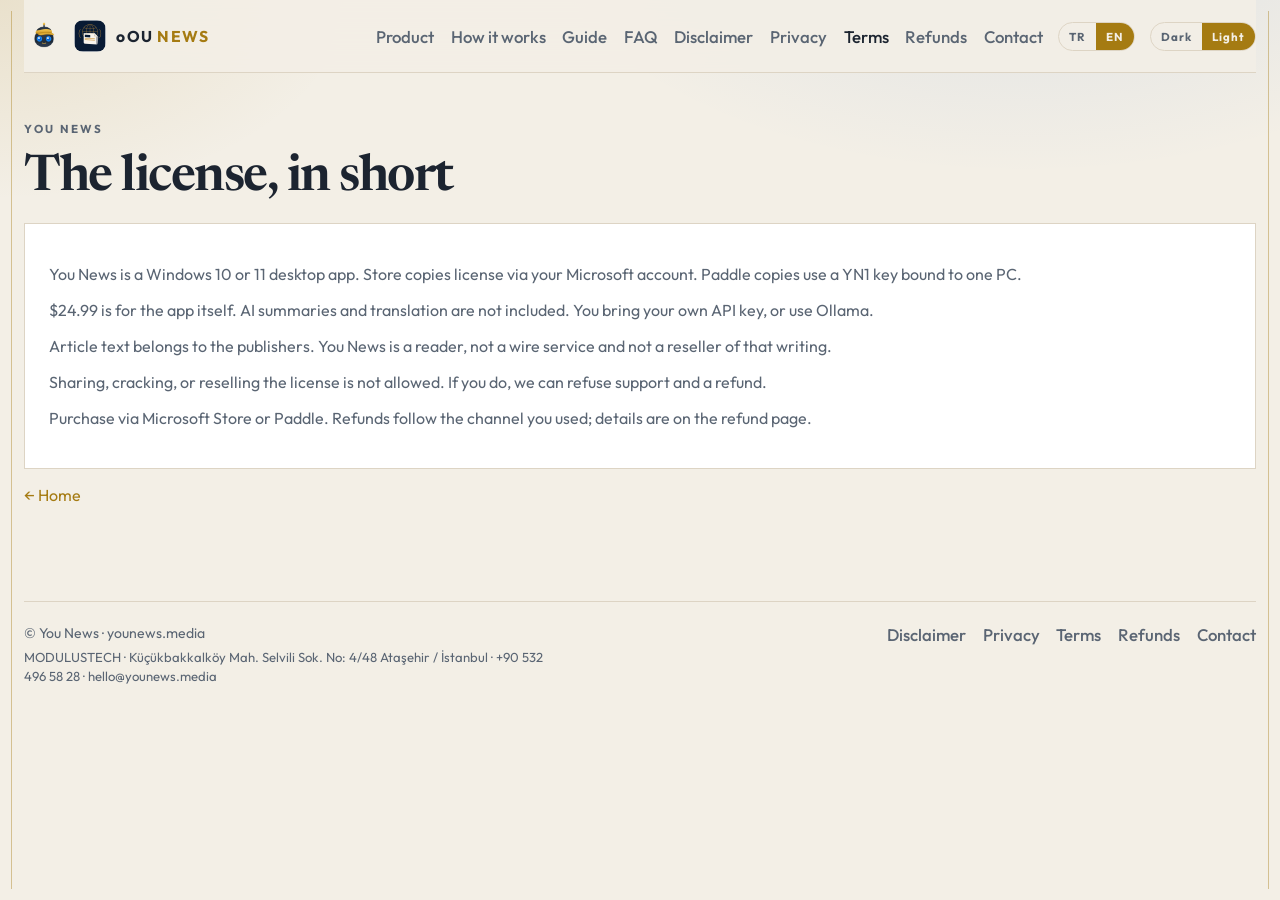
<file: terms.html>
<!DOCTYPE html>
<html lang="tr">
<head>
  <meta charset="utf-8">
  <meta name="viewport" content="width=device-width, initial-scale=1">
  <script>(function(){var t="light";try{var s=localStorage.getItem("younews-theme");if(s==="light"||s==="dark")t=s;}catch(e){}document.documentElement.classList.add(t);})();</script>
  <title data-i18n="title_terms">Kullanım şartları — You News</title>
  <meta name="description" content="You News license terms — Microsoft Store or Paddle, AI not included.">
  <meta property="og:type" content="website">
  <meta property="og:url" content="https://younews.media/terms.html">
  <meta property="og:title" content="Terms — You News">
  <meta property="og:description" content="Short license terms for the Windows desktop app.">
  <meta property="og:image" content="https://younews.media/assets/you_news_lockup.png">
  <meta name="twitter:card" content="summary_large_image">
  <link rel="icon" href="assets/you_news_mark.png" type="image/png">
  <link rel="stylesheet" href="styles.css?v=27">
  <script src="i18n.js?v=23" defer></script>
</head>
<body>
  <header>
    <div class="wrap header-inner">
      <a class="brand" href="index.html">
        <img class="mascot" src="assets/you_news_mascot_mark.png" alt="" width="40" height="40">
        <img src="assets/you_news_mark.png" alt="" width="32" height="32">
        <span>oOU <em>NEWS</em></span>
      </a>
      <div class="header-tools">
      <nav>
        <a href="index.html" data-i18n="nav_home">Ürün</a>
        <a href="index.html#how" data-i18n="nav_how">Nasıl çalışır</a>
        <a href="index.html#guide" data-i18n="nav_guide">Rehber</a>
        <a href="index.html#faq" data-i18n="nav_faq">SSS</a>
        <a href="disclaimer.html" data-i18n="nav_disclaimer">Uyarılar</a>
        <a href="privacy.html" data-i18n="nav_privacy">Gizlilik</a>
        <a class="active" href="terms.html" data-i18n="nav_terms">Şartlar</a>
        <a href="refund.html" data-i18n="nav_refund">İade</a>
        <a href="contact.html" data-i18n="nav_contact">İletişim</a>
      </nav>
      <div class="lang" role="group" aria-label="Language">
        <button type="button" data-lang="tr">TR</button>
        <button type="button" data-lang="en">EN</button>
      </div>
      <div class="theme" role="group" aria-label="Tema" data-i18n-attr="aria-label:theme_group">
        <button type="button" data-theme="dark" data-i18n="theme_dark">Koyu</button>
        <button type="button" data-theme="light" data-i18n="theme_light">Açık</button>
      </div>
      <input id="nav-toggle" class="nav-toggle" type="checkbox">
      <label class="nav-btn" for="nav-toggle" aria-label="Menü" data-i18n-attr="aria-label:nav_menu"><span></span><span></span><span></span></label>
      </div>
    </div>
  </header>
  <main class="wrap legal">
    <p class="kicker">You News</p>
    <h1 data-i18n="terms_h">Kısa kullanım ve lisans</h1>
    <div class="card">
      <p data-i18n="terms_1"></p>
      <p data-i18n="terms_2"></p>
      <p data-i18n="terms_3"></p>
      <p data-i18n="terms_4"></p>
      <p data-i18n="terms_5"></p>
    </div>
    <p><a href="index.html" data-i18n="back">← Ürün</a></p>
  </main>
  <footer>
    <div class="wrap footer-inner">
      <div class="footer-meta">
        <span data-i18n="copyright">© You News · younews.media</span>
        <p class="footer-seller" data-i18n="footer_seller">MODULUSTECH · Küçükbakkalköy Mah. Selvili Sok. No: 4/48 Ataşehir / İstanbul · +90 532 496 58 28 · hello@younews.media</p>
      </div>
      <nav>
        <a href="disclaimer.html" data-i18n="nav_disclaimer">Uyarılar</a>
        <a href="privacy.html" data-i18n="nav_privacy">Gizlilik</a>
        <a href="terms.html" data-i18n="nav_terms">Şartlar</a>
        <a href="refund.html" data-i18n="nav_refund">İade</a>
        <a href="contact.html" data-i18n="nav_contact">İletişim</a>
      </nav>
    </div>
  </footer>
</body>
</html>
</file>
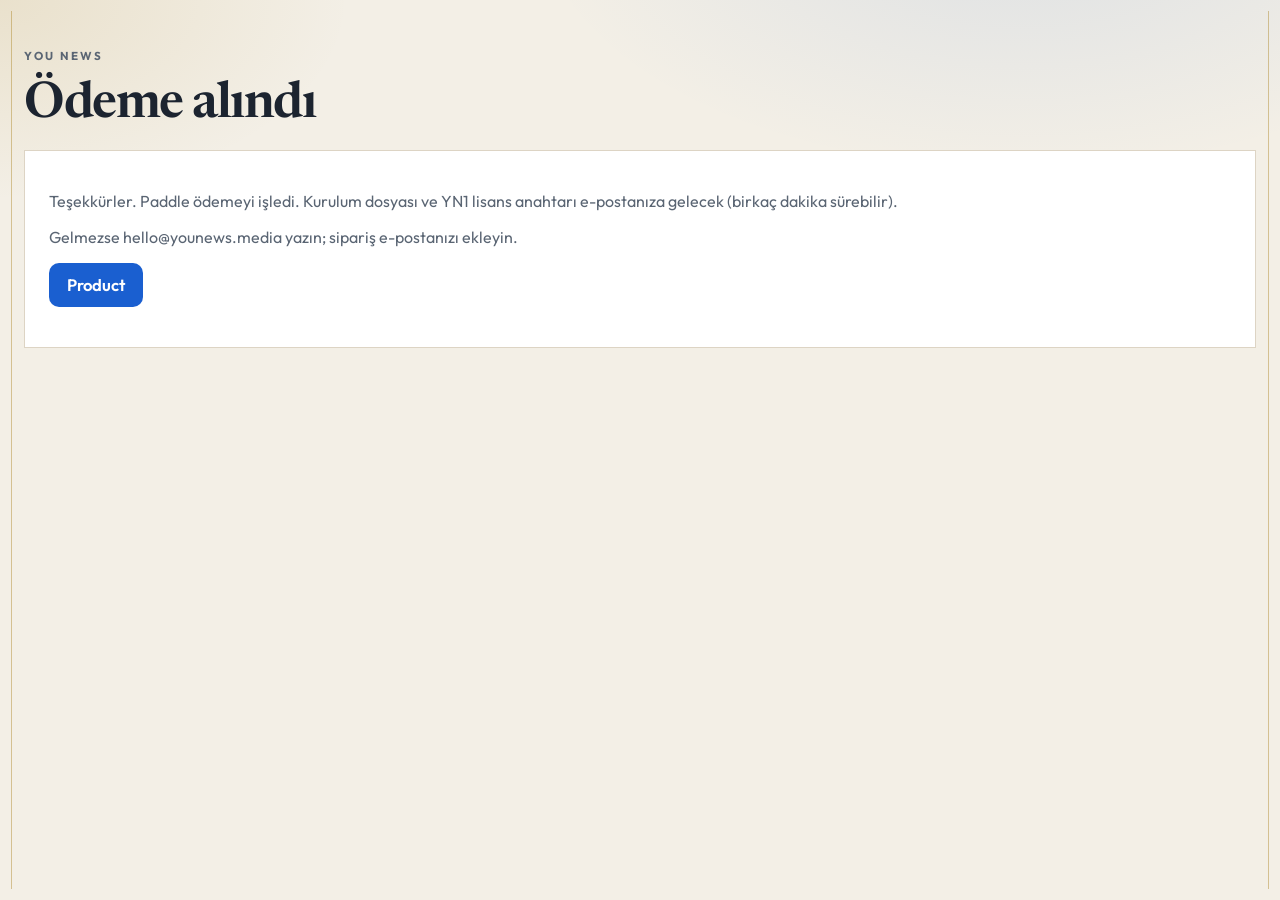
<file: thanks.html>
<!DOCTYPE html>
<html lang="tr">
<head>
  <meta charset="utf-8">
  <meta name="viewport" content="width=device-width, initial-scale=1">
  <script>(function(){var t="light";try{var s=localStorage.getItem("younews-theme");if(s==="light"||s==="dark")t=s;}catch(e){}document.documentElement.classList.add(t);})();</script>
  <title data-i18n="thanks_title">Teşekkürler — You News</title>
  <meta name="robots" content="noindex">
  <link rel="icon" href="assets/you_news_mark.png" type="image/png">
  <link rel="stylesheet" href="styles.css?v=27">
  <script src="i18n.js?v=23" defer></script>
</head>
<body>
  <main class="wrap legal">
    <p class="kicker">You News</p>
    <h1 data-i18n="thanks_h">Ödeme alındı</h1>
    <div class="card">
      <p data-i18n="thanks_1">Teşekkürler. Paddle ödemeyi işledi. Kurulum dosyası ve YN1 lisans anahtarı e-postanıza gelecek (birkaç dakika sürebilir).</p>
      <p data-i18n="thanks_2">Gelmezse hello@younews.media yazın; sipariş e-postanızı ekleyin.</p>
      <p><a class="btn" href="index.html" data-i18n="nav_home">Ürün</a></p>
    </div>
  </main>
</body>
</html>
</file>
<file: styles.css>
@import url("https://fonts.googleapis.com/css2?family=Newsreader:opsz,wght@6..72,500;6..72,620&family=Outfit:wght@400;500;600;700&display=swap");

html.dark {
  --bg: #070b11;
  --bg-elev: #0e141d;
  --card: #121a24;
  --text: #e8edf4;
  --muted: #8b97a8;
  --gold: #e3b341;
  --gold-2: #f0c96a;
  --accent: #1f6feb;
  --accent-hover: #388bfd;
  --line: #1e2a38;
  --ok: #3fb950;
  --header-bg: rgba(7, 11, 17, 0.92);
  --nav-bg: rgba(7, 11, 17, 0.98);
  --desk: #121a25;
  --desk-2: #0c121a;
  --desk-side: #0b1118;
  --desk-chip: #243140;
  --feed-line: #18222d;
  --tape-bg: #0a1017;
  --glow-blue: rgba(31, 111, 235, 0.18);
  --glow-gold: rgba(227, 179, 65, 0.1);
  --shadow: rgba(0, 0, 0, 0.45);
  --radius: 16px;
  --max: 1760px;
  --gutter: clamp(16px, 2.2vw, 40px);
  --edge-gap: 3mm;
  --frame-pad: 12px;
  --edge-line: rgba(227, 179, 65, 0.45);
  color-scheme: dark;
}

:root,
html.light {
  --bg: #f3efe6;
  --bg-elev: #fffdf8;
  --card: #ffffff;
  --text: #1c2430;
  --muted: #5a6573;
  --gold: #a57b12;
  --gold-2: #8a650e;
  --accent: #1a5fd0;
  --accent-hover: #1554b8;
  --line: #ddd4c4;
  --ok: #1f7a3a;
  --header-bg: rgba(243, 239, 230, 0.94);
  --nav-bg: rgba(255, 253, 248, 0.98);
  --desk: #fffdf8;
  --desk-2: #f7f2e8;
  --desk-side: #f1ece1;
  --desk-chip: #e6dfd0;
  --feed-line: #ece4d6;
  --tape-bg: #efe8db;
  --glow-blue: rgba(26, 95, 208, 0.1);
  --glow-gold: rgba(165, 123, 18, 0.12);
  --shadow: rgba(40, 32, 16, 0.12);
  --edge-gap: 3mm;
  --frame-pad: 12px;
  --edge-line: rgba(165, 123, 18, 0.4);
  color-scheme: light;
}

* { box-sizing: border-box; }

html { scroll-behavior: smooth; }

body {
  margin: 0;
  min-height: 100vh;
  color: var(--text);
  font-family: Outfit, "Segoe UI", system-ui, sans-serif;
  /* Keep all copy inside the side rails */
  padding-inline: calc(var(--edge-gap) + 1px + var(--frame-pad));
  background:
    radial-gradient(900px 480px at 80% -10%, var(--glow-blue), transparent 55%),
    radial-gradient(700px 400px at 0% 0%, var(--glow-gold), transparent 50%),
    var(--bg);
}

/* Thin left/right edge rails — ~3mm from the screen */
body::before,
body::after {
  content: "";
  position: fixed;
  top: var(--edge-gap);
  bottom: var(--edge-gap);
  width: 1px;
  background: var(--edge-line);
  pointer-events: none;
  z-index: 60;
}

body::before { left: var(--edge-gap); }
body::after { right: var(--edge-gap); }

img {
  max-width: 100%;
  height: auto;
  display: block;
}

a { color: var(--gold); text-decoration: none; }
a:hover { color: var(--gold-2); }

.wrap {
  width: min(var(--max), calc(100% - (var(--gutter) * 2)));
  margin-inline: auto;
}

header {
  position: sticky;
  top: 0;
  z-index: 40;
  border-bottom: 1px solid var(--line);
  background: var(--header-bg);
  backdrop-filter: blur(18px);
}

.header-inner {
  display: flex;
  align-items: center;
  justify-content: space-between;
  gap: clamp(16px, 2vw, 32px);
  min-height: 72px;
}

.brand {
  display: inline-flex;
  align-items: center;
  gap: 10px;
  color: var(--text) !important;
  font-weight: 700;
  letter-spacing: 0.08em;
  font-size: clamp(0.82rem, 0.35vw + 0.72rem, 0.98rem);
}

.brand img,
.brand svg {
  width: 32px;
  height: 32px;
  border-radius: 9px;
  flex: 0 0 32px;
}

.brand img.mascot {
  width: 40px;
  height: 40px;
  flex: 0 0 40px;
  border-radius: 50%;
  background: transparent;
}

.hero-visual {
  position: relative;
}

.app-shot {
  width: 100%;
  height: auto;
  display: block;
  border: 1px solid var(--line);
  border-radius: 12px;
  background: var(--card);
}

.hero-mascot {
  position: absolute;
  right: -18px;
  bottom: -28px;
  width: 124px;
  height: auto;
  z-index: 3;
  pointer-events: none;
  filter: drop-shadow(0 16px 28px rgba(0, 0, 0, 0.5));
}

.desk-top img.mascot {
  width: 22px;
  height: 22px;
  border-radius: 50%;
}

.brand em { font-style: normal; color: var(--gold); }

nav {
  display: flex;
  align-items: center;
  gap: clamp(14px, 1.3vw, 28px);
  flex-wrap: wrap;
}

nav a {
  color: var(--muted);
  font-size: clamp(0.9rem, 0.35vw + 0.78rem, 1.05rem);
  font-weight: 500;
}

nav a:hover, nav a.active { color: var(--text); }

.lang,
.theme {
  display: inline-flex;
  border: 1px solid var(--line);
  border-radius: 999px;
  overflow: hidden;
}

.lang button,
.theme button {
  appearance: none;
  border: 0;
  background: transparent;
  color: var(--muted);
  font: inherit;
  font-size: 0.72rem;
  font-weight: 700;
  letter-spacing: 0.08em;
  padding: 6px 10px;
  cursor: pointer;
}

.lang button[aria-pressed="true"],
.theme button[aria-pressed="true"] {
  background: var(--gold);
  color: var(--bg);
}

.hero {
  display: grid;
  grid-template-columns: 1.05fr 0.95fr;
  gap: clamp(32px, 4vw, 64px);
  align-items: center;
  padding: clamp(48px, 6vw, 88px) 0 40px;
}

.kicker {
  margin: 0 0 14px;
  color: var(--gold);
  font-size: 0.72rem;
  font-weight: 700;
  letter-spacing: 0.2em;
  text-transform: uppercase;
}

h1 {
  margin: 0 0 16px;
  font-family: Newsreader, Georgia, serif;
  font-size: clamp(2.1rem, 3.2vw + 0.6rem, 4.1rem);
  font-weight: 620;
  line-height: 1.12;
  letter-spacing: -0.03em;
}

.lead {
  margin: 0 0 28px;
  max-width: min(48rem, 100%);
  color: var(--muted);
  font-size: clamp(1.05rem, 0.35vw + 0.92rem, 1.22rem);
  line-height: 1.65;
}

.actions { display: flex; gap: 12px; flex-wrap: wrap; }
.buy-actions { align-items: center; }
.buy-hint { margin: 10px 0 0; max-width: 40rem; }
.btn-paddle {
  background: #1a2330 !important;
  color: #f5f0e6 !important;
  border: 2px solid var(--gold) !important;
  box-shadow: 0 0 0 1px rgba(227, 179, 65, 0.35);
}
.btn-paddle:hover {
  background: #243246 !important;
  color: #fff !important;
  border-color: var(--gold-2) !important;
}
html.light .btn-paddle {
  background: #1c2430 !important;
  color: #fffdf8 !important;
  border-color: #a57b12 !important;
}
html.light .btn-paddle:hover {
  background: #2a3340 !important;
  color: #fff !important;
}
.price-actions {
  display: flex;
  flex-direction: column;
  gap: 10px;
  align-items: stretch;
  min-width: min(100%, 280px);
}
.price-actions .btn { width: 100%; }

.btn, .btn-ghost {
  display: inline-flex;
  align-items: center;
  justify-content: center;
  min-height: 44px;
  padding: 0 18px;
  border-radius: 10px;
  font-weight: 600;
  font-size: clamp(0.95rem, 0.2vw + 0.88rem, 1.05rem);
}

.btn { background: var(--accent); color: #fff !important; }
button.btn { border: 0; cursor: pointer; font: inherit; }
.btn:hover { background: var(--accent-hover); color: #fff !important; }

a.btn[aria-disabled="true"] {
  opacity: 0.58;
  pointer-events: none;
  cursor: not-allowed;
  background: #6b7785;
  color: #fff !important;
  box-shadow: none;
}
html.light a.btn[aria-disabled="true"] {
  background: #8a93a0;
}

.btn-ghost {
  border: 1px solid var(--line);
  color: var(--text) !important;
  background: transparent;
}

.stats {
  display: flex;
  gap: 22px;
  flex-wrap: wrap;
  margin-top: 32px;
  color: var(--muted);
  font-size: 0.85rem;
}

.stats b { display: block; color: var(--text); font-size: 0.95rem; }

.desk {
  position: relative;
  border: 1px solid var(--line);
  border-radius: 18px;
  background: linear-gradient(180deg, var(--desk), var(--desk-2));
  box-shadow: 0 30px 80px var(--shadow);
  overflow: hidden;
  max-width: min(100%, clamp(460px, 34vw, 620px));
  width: 100%;
  margin-left: auto;
}

.desk-top {
  display: flex;
  align-items: center;
  gap: 8px;
  padding: 10px 14px;
  border-bottom: 1px solid var(--line);
  color: var(--muted);
  font-size: 0.75rem;
  letter-spacing: 0.12em;
  text-transform: uppercase;
}

.desk-top img { width: 22px; height: 22px; border-radius: 6px; }

.desk-body { display: grid; grid-template-columns: 118px 1fr; min-height: 268px; }

.desk-side {
  padding: 12px 10px;
  border-right: 1px solid var(--line);
  background: var(--desk-side);
}

.desk-side span {
  display: block;
  padding: 7px 8px;
  margin-bottom: 4px;
  border-radius: 7px;
  background: var(--desk-chip);
  color: var(--muted);
  font-size: 0.68rem;
  letter-spacing: 0.04em;
}

.desk-side span.on {
  width: auto;
  background: rgba(227, 179, 65, 0.16);
  color: var(--gold);
}

.desk-list { padding: 6px 8px 8px; overflow: hidden; }

.desk-feed {
  list-style: none;
  margin: 0;
  padding: 0;
}

.desk-feed li {
  display: grid;
  grid-template-columns: 8px 1fr auto;
  gap: 8px;
  align-items: start;
  padding: 8px 6px;
  border-bottom: 1px solid var(--feed-line);
}

.desk-h {
  color: var(--text);
  font-size: 0.72rem;
  line-height: 1.35;
}

.desk-m {
  color: var(--muted);
  font-size: 0.62rem;
  white-space: nowrap;
}

.tape {
  display: block;
  padding: 0;
  border-top: 1px solid var(--line);
  font-size: 0.72rem;
  letter-spacing: 0.08em;
  color: var(--ok);
  background: var(--tape-bg);
  white-space: nowrap;
  overflow: hidden;
}

.tape-track {
  display: flex;
  width: max-content;
  gap: 0;
  animation: tape-move 22s linear infinite;
}

.tape-track span {
  padding: 9px 14px;
}

.tape b { color: var(--gold); font-weight: 600; }

@keyframes tape-move {
  from { transform: translateX(0); }
  to { transform: translateX(-50%); }
}

.desk-caption {
  margin: 12px 0 0;
  max-width: min(100%, clamp(460px, 34vw, 620px));
  margin-left: auto;
  color: var(--muted);
  font-size: clamp(0.78rem, 0.2vw + 0.72rem, 0.9rem);
  line-height: 1.45;
}

@media (prefers-reduced-motion: reduce) {
  .tape-track { animation: none; }
}

.grid {
  display: grid;
  grid-template-columns: repeat(3, 1fr);
  gap: 14px;
  margin: 12px 0 48px;
}

.grid article, .price-card, .card {
  background: var(--card);
  border: 1px solid var(--line);
  border-radius: var(--radius);
}

.grid article { padding: 22px; }
.grid h3 {
  margin: 0 0 8px;
  font-size: 1rem;
  color: var(--gold);
}
.grid p { margin: 0; color: var(--muted); font-size: 0.95rem; }

.price-card {
  display: flex;
  justify-content: space-between;
  gap: 20px;
  align-items: center;
  padding: 24px 26px;
  margin-bottom: 56px;
}

.price { margin: 0; font-size: 2.1rem; font-weight: 700; }
.price span { color: var(--muted); font-size: 0.92rem; font-weight: 500; }
.note { margin: 8px 0 0; color: var(--muted); font-size: 0.9rem; }

h2 {
  font-family: Newsreader, Georgia, serif;
  font-size: 1.6rem;
  font-weight: 620;
  margin: 0 0 14px;
}

.section {
  margin: 8px 0 56px;
}

.section-head {
  max-width: min(52rem, 100%);
  margin-bottom: 22px;
}

.section-head p {
  margin: 0;
  color: var(--muted);
}

.steps {
  display: grid;
  grid-template-columns: repeat(3, 1fr);
  gap: 14px;
  counter-reset: step;
}

.steps article {
  position: relative;
  padding: 22px 22px 22px 22px;
  background: var(--card);
  border: 1px solid var(--line);
  border-radius: var(--radius);
}

.steps article::before {
  counter-increment: step;
  content: counter(step);
  display: inline-flex;
  align-items: center;
  justify-content: center;
  width: 28px;
  height: 28px;
  margin-bottom: 12px;
  border-radius: 999px;
  background: rgba(227, 179, 65, 0.14);
  color: var(--gold);
  font-size: 0.85rem;
  font-weight: 700;
}

.steps h3 {
  margin: 0 0 8px;
  font-size: 1.05rem;
}

.steps p {
  margin: 0;
  color: var(--muted);
  font-size: 0.95rem;
}

.guide {
  display: grid;
  gap: 28px;
  counter-reset: guide;
}

.guide article {
  display: grid;
  gap: 12px;
}

.guide h3 {
  margin: 0 0 8px;
  font-size: 1.15rem;
}

.guide h3::before {
  counter-increment: guide;
  content: counter(guide) ". ";
  color: var(--gold);
}

.guide p {
  margin: 0;
  color: var(--muted);
}

.guide-shot {
  width: 100%;
  max-width: 920px;
  height: auto;
  display: block;
  border: 1px solid var(--line);
  border-radius: 12px;
  background: var(--card);
}

.faq {
  display: grid;
  gap: 10px;
}

.faq details {
  background: var(--card);
  border: 1px solid var(--line);
  border-radius: 12px;
  padding: 4px 18px;
}

.faq summary {
  cursor: pointer;
  list-style: none;
  padding: 14px 0;
  font-weight: 600;
}

.faq summary::-webkit-details-marker { display: none; }

.faq summary::after {
  content: "+";
  float: right;
  color: var(--gold);
  font-weight: 500;
}

.faq details[open] summary::after { content: "–"; }

.faq details p {
  margin: 0 0 16px;
  color: var(--muted);
  max-width: min(56rem, 100%);
}

main { padding-bottom: 80px; }

.legal { max-width: none; padding-top: 48px; }
.legal .card { padding: 24px; }
.legal p { color: var(--muted); }

.contact-grid {
  display: grid;
  grid-template-columns: 0.9fr 1.1fr;
  gap: 20px;
  align-items: start;
}
.contact-grid .card { padding: 22px 24px; }
.contact-list { list-style: none; margin: 0; padding: 0; }
.contact-list li { margin: 0 0 16px; }
.contact-list span {
  display: block;
  font-size: 0.72rem;
  font-weight: 700;
  letter-spacing: 0.12em;
  text-transform: uppercase;
  color: var(--gold);
  margin-bottom: 4px;
}
.contact-list a, .contact-list address {
  color: var(--text);
  font-style: normal;
}
.form label {
  display: block;
  font-size: 0.85rem;
  font-weight: 600;
  margin: 0 0 6px;
}
.form input, .form textarea {
  width: 100%;
  margin: 0 0 14px;
  padding: 10px 12px;
  border: 1px solid var(--line);
  border-radius: 8px;
  background: var(--bg);
  color: var(--text);
  font: inherit;
}
.form.tried input:invalid,
.form.tried textarea:invalid {
  border-color: #f08888;
}
.fs-frame {
  position: absolute;
  width: 0;
  height: 0;
  border: 0;
  overflow: hidden;
  visibility: hidden;
}
.ok {
  background: rgba(63, 185, 80, 0.12);
  border: 1px solid #3fb950;
  color: #c8f0d0;
  border-radius: 10px;
  padding: 12px 14px;
  margin-bottom: 16px;
}

.thanks {
  text-align: left;
  grid-column: 1 / -1;
}
.thanks h2 { margin: 0 0 10px; }
.thanks .btn { margin-top: 8px; }
#form-card[hidden],
#thanks[hidden] {
  display: none !important;
}
.form-err { color: #f08888; margin-top: 8px; }
.hp {
  position: absolute;
  left: -9999px;
  width: 1px;
  height: 1px;
  opacity: 0;
  overflow: hidden;
  pointer-events: none;
}

footer {
  border-top: 1px solid var(--line);
  padding: 22px 0 40px;
  color: var(--muted);
  font-size: 0.88rem;
}

.footer-inner {
  display: flex;
  justify-content: space-between;
  gap: 16px;
  flex-wrap: wrap;
  align-items: flex-start;
}

.footer-meta {
  display: flex;
  flex-direction: column;
  gap: 6px;
  max-width: min(520px, 100%);
}

.footer-seller {
  margin: 0;
  font-size: 0.82rem;
  line-height: 1.45;
  color: var(--muted);
}

.header-tools {
  display: flex;
  align-items: center;
  gap: clamp(12px, 1.2vw, 24px);
  margin-left: auto;
  flex-shrink: 0;
}

.nav-toggle {
  position: absolute;
  width: 1px;
  height: 1px;
  opacity: 0;
  pointer-events: none;
}

.nav-btn {
  display: none;
  width: 44px;
  height: 44px;
  padding: 0;
  border: 1px solid var(--line);
  border-radius: 10px;
  background: var(--bg-elev);
  cursor: pointer;
  align-items: center;
  justify-content: center;
  flex-direction: column;
  gap: 5px;
}

.nav-btn span {
  display: block;
  width: 18px;
  height: 2px;
  background: var(--text);
  border-radius: 2px;
}

@media (max-width: 900px) {
  body {
    --edge-gap: max(2px, 2mm);
    --frame-pad: 8px;
    --gutter: 12px;
  }
  body::before,
  body::after {
    opacity: 0.85;
  }
  .hero, .grid, .steps, .contact-grid, .guide article { grid-template-columns: 1fr; }
  .desk {
    margin: 0 auto;
    max-width: 100%;
  }
  .desk-body {
    grid-template-columns: minmax(84px, 28%) 1fr;
    min-height: 248px;
  }
  .desk-side {
    display: block;
    padding: 10px 8px;
  }
  .desk-side span {
    font-size: 0.62rem;
    padding: 6px 7px;
  }
  .hero-mascot {
    display: block;
    width: 96px;
    right: -4px;
    bottom: -18px;
  }
  .price-card { flex-direction: column; align-items: flex-start; }
  .header-inner {
    position: relative;
    flex-wrap: nowrap;
    min-height: 56px;
    padding: 6px 0;
    gap: 12px;
  }
  .brand img:not(.mascot) { display: none; }
  .brand { min-width: 0; }
  .brand span { white-space: nowrap; }
  .nav-btn { display: inline-flex; }
  .header-tools { gap: 8px; }
  .theme button, .lang button { padding: 6px 8px; }
  nav {
    display: none;
    position: fixed;
    top: 56px;
    left: calc(var(--edge-gap) + 1px);
    right: calc(var(--edge-gap) + 1px);
    width: auto;
    z-index: 45;
    flex-direction: column;
    align-items: stretch;
    gap: 0;
    max-height: calc(100dvh - 56px);
    overflow-y: auto;
    padding: 8px var(--frame-pad) 16px;
    background: var(--nav-bg);
    border-bottom: 1px solid var(--line);
    flex-wrap: nowrap;
  }
  .header-inner:has(.nav-toggle:checked) nav { display: flex; }
  nav a {
    padding: 14px 4px;
    font-size: 1rem;
    border-bottom: 1px solid var(--line);
  }
  nav a:last-of-type { border-bottom: 0; }
  body:has(.nav-toggle:checked) { overflow: hidden; }
}
</file>
